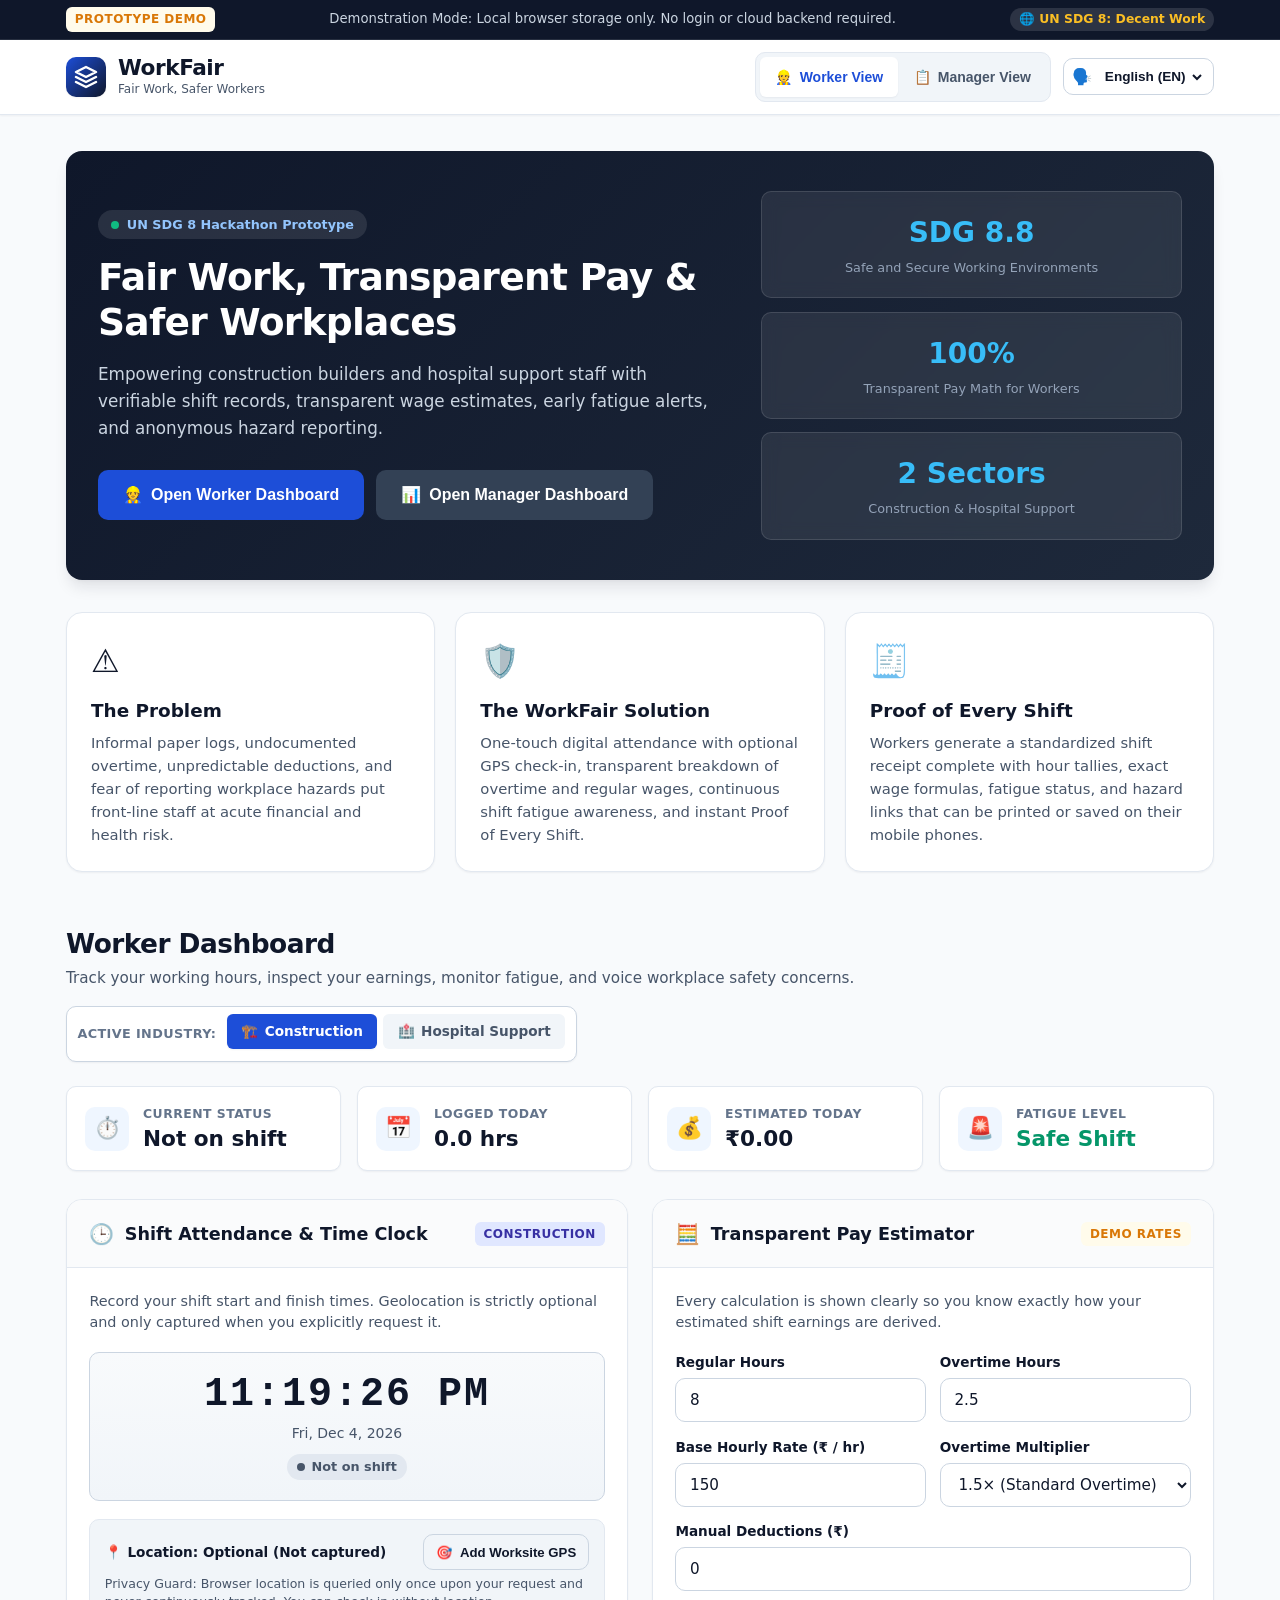
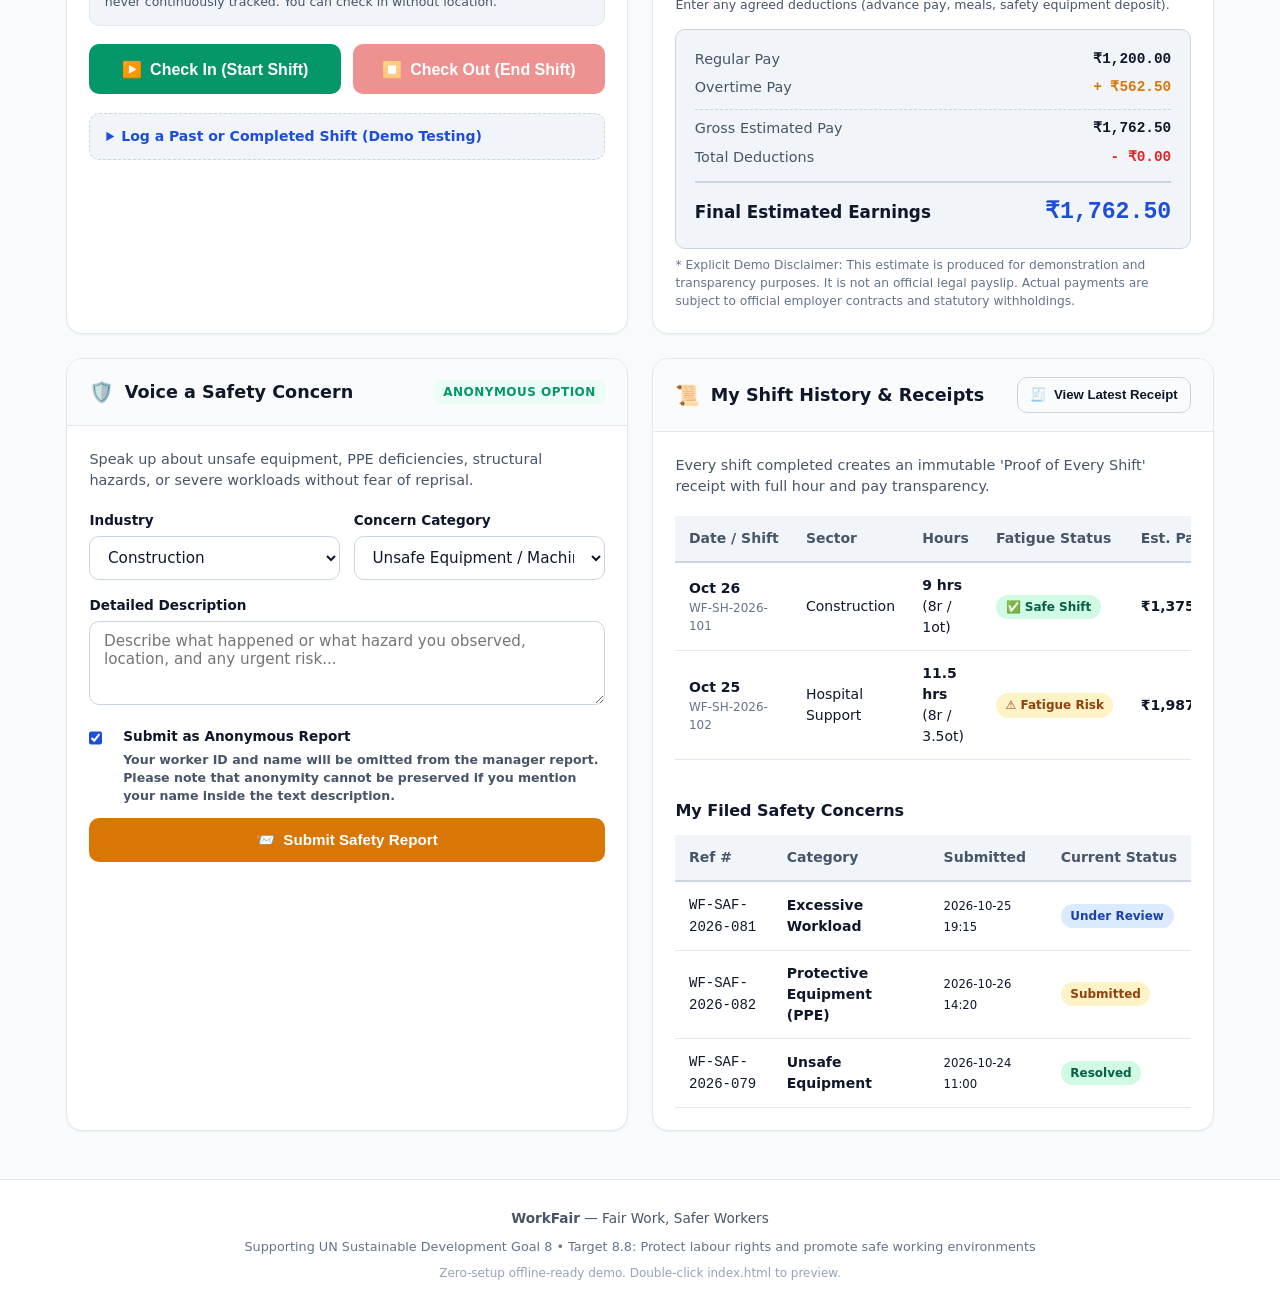
<file: index.html>
<!DOCTYPE html>
<html lang="en">
<head>
  <meta charset="UTF-8">
  <meta name="viewport" content="width=device-width, initial-scale=1.0">
  <meta name="description" content="WorkFair — Fair Work, Safer Workers. A transparent shift tracking, pay estimation, and safety reporting platform for construction and hospital support workers. Aligned with UN SDG 8.">
  <title>WorkFair — Fair Work, Safer Workers | UN SDG 8</title>
  <link rel="stylesheet" href="style.css">
</head>
<body>
  <!-- Top Accessibility Announcement / Demo Banner -->
  <aside class="demo-banner" role="complementary" aria-label="Demo environment notice">
    <div class="container banner-inner">
      <span class="badge badge-accent" data-i18n="demoBadge">PROTOTYPE DEMO</span>
      <span class="banner-text" data-i18n="demoBannerText">
        Demonstration Mode: Local browser storage only. No login or cloud backend required.
      </span>
      <span class="sdg-pill" title="UN Sustainable Development Goal 8">
        <span class="sdg-icon" aria-hidden="true">🌐</span> UN SDG 8: Decent Work
      </span>
    </div>
  </aside>

  <!-- Navigation Bar -->
  <header class="app-header">
    <div class="container header-inner">
      <div class="brand">
        <a href="#landing" class="brand-link" id="brandLogo">
          <div class="brand-icon" aria-hidden="true">
            <svg width="24" height="24" viewBox="0 0 24 24" fill="none" stroke="currentColor" stroke-width="2.5" stroke-linecap="round" stroke-linejoin="round">
              <path d="M12 2L2 7l10 5 10-5-10-5zM2 17l10 5 10-5M2 12l10 5 10-5"/>
            </svg>
          </div>
          <div>
            <span class="brand-name">WorkFair</span>
            <span class="brand-tagline" data-i18n="brandTagline">Fair Work, Safer Workers</span>
          </div>
        </a>
      </div>

      <nav class="nav-controls" aria-label="Primary navigation">
        <!-- View Switcher -->
        <div class="view-switch-group" role="tablist" aria-label="Application View Switcher">
          <button type="button" class="nav-tab active" id="tabWorker" role="tab" aria-selected="true" aria-controls="viewWorker">
            <span class="tab-icon" aria-hidden="true">👷</span>
            <span data-i18n="navWorker">Worker View</span>
          </button>
          <button type="button" class="nav-tab" id="tabManager" role="tab" aria-selected="false" aria-controls="viewManager">
            <span class="tab-icon" aria-hidden="true">📋</span>
            <span data-i18n="navManager">Manager View</span>
          </button>
        </div>

        <!-- Language Selector -->
        <div class="lang-switcher">
          <label for="langSelect" class="sr-only" data-i18n="chooseLanguage">Choose Language</label>
          <span class="lang-icon" aria-hidden="true">🗣️</span>
          <select id="langSelect" class="lang-select" aria-label="Language selection">
            <option value="en">English (EN)</option>
            <option value="ta">தமிழ் (Tamil)</option>
          </select>
        </div>
      </nav>
    </div>
  </header>

  <!-- Main Content Area -->
  <main id="mainContent">

    <!-- HERO / LANDING SECTION -->
    <section id="viewLanding" class="landing-section">
      <div class="container">
        <div class="hero-card">
          <div class="hero-content">
            <div class="hero-badge">
              <span class="pulse-dot"></span>
              <span data-i18n="heroBadge">UN SDG 8 Hackathon Prototype</span>
            </div>
            <h1 class="hero-title" data-i18n="heroTitle">
              Fair Work, Transparent Pay & Safer Workplaces
            </h1>
            <p class="hero-subtitle" data-i18n="heroSubtitle">
              Empowering construction builders and hospital support staff with verifiable shift records, transparent wage estimates, early fatigue alerts, and anonymous hazard reporting.
            </p>

            <div class="hero-cta-group">
              <button type="button" class="btn btn-primary btn-lg" id="btnGetStartedWorker">
                <span aria-hidden="true">👷</span>
                <span data-i18n="ctaOpenWorker">Open Worker Dashboard</span>
              </button>
              <button type="button" class="btn btn-secondary btn-lg" id="btnGetStartedManager">
                <span aria-hidden="true">📊</span>
                <span data-i18n="ctaOpenManager">Open Manager Dashboard</span>
              </button>
            </div>
          </div>

          <div class="hero-stats-panel">
            <h2 class="sr-only">Key Focus Areas</h2>
            <div class="stat-card">
              <div class="stat-number">SDG 8.8</div>
              <div class="stat-label" data-i18n="sdgTarget">Safe and Secure Working Environments</div>
            </div>
            <div class="stat-card">
              <div class="stat-number">100%</div>
              <div class="stat-label" data-i18n="statTransparent">Transparent Pay Math for Workers</div>
            </div>
            <div class="stat-card">
              <div class="stat-number">2 Sectors</div>
              <div class="stat-label" data-i18n="statSectors">Construction & Hospital Support</div>
            </div>
          </div>
        </div>

        <!-- Problem & Solution Cards -->
        <div class="feature-overview-grid">
          <div class="info-card">
            <div class="info-icon" aria-hidden="true">⚠️</div>
            <h3 class="info-title" data-i18n="problemTitle">The Problem</h3>
            <p class="info-text" data-i18n="problemText">
              Informal paper logs, undocumented overtime, unpredictable deductions, and fear of reporting workplace hazards put front-line staff at acute financial and health risk.
            </p>
          </div>
          <div class="info-card">
            <div class="info-icon" aria-hidden="true">🛡️</div>
            <h3 class="info-title" data-i18n="solutionTitle">The WorkFair Solution</h3>
            <p class="info-text" data-i18n="solutionText">
              One-touch digital attendance with optional GPS check-in, transparent breakdown of overtime and regular wages, continuous shift fatigue awareness, and instant Proof of Every Shift.
            </p>
          </div>
          <div class="info-card">
            <div class="info-icon" aria-hidden="true">🧾</div>
            <h3 class="info-title" data-i18n="featureProofTitle">Proof of Every Shift</h3>
            <p class="info-text" data-i18n="featureProofText">
              Workers generate a standardized shift receipt complete with hour tallies, exact wage formulas, fatigue status, and hazard links that can be printed or saved on their mobile phones.
            </p>
          </div>
        </div>
      </div>
    </section>

    <!-- WORKER DASHBOARD VIEW -->
    <section id="viewWorker" class="view-panel active">
      <div class="container">
        <!-- Worker Header & Sector Selector -->
        <div class="panel-header">
          <div>
            <h2 class="panel-title" data-i18n="workerPortalTitle">Worker Dashboard</h2>
            <p class="panel-desc" data-i18n="workerPortalDesc">
              Track your working hours, inspect your earnings, monitor fatigue, and voice workplace safety concerns.
            </p>
          </div>

          <!-- Sector Selector Toggle -->
          <div class="sector-selector-wrapper">
            <span class="selector-label" data-i18n="activeSectorLabel">Active Industry:</span>
            <div class="sector-toggle-group" role="radiogroup" aria-label="Industry Sector Selection">
              <label class="sector-toggle-option">
                <input type="radio" name="workerSector" value="Construction" checked id="radioSectorConstruction">
                <span class="sector-pill">
                  <span aria-hidden="true">🏗️</span>
                  <span data-i18n="sectorConstruction">Construction</span>
                </span>
              </label>
              <label class="sector-toggle-option">
                <input type="radio" name="workerSector" value="Hospital" id="radioSectorHospital">
                <span class="sector-pill">
                  <span aria-hidden="true">🏥</span>
                  <span data-i18n="sectorHospital">Hospital Support</span>
                </span>
              </label>
            </div>
          </div>
        </div>

        <!-- Worker Quick Stat Bar -->
        <div class="worker-overview-grid" aria-label="Worker shift overview">
          <div class="metric-card">
            <div class="metric-icon" aria-hidden="true">⏱️</div>
            <div>
              <div class="metric-label" data-i18n="kpiCurrentShift">Current Status</div>
              <div class="metric-value" id="kpiWorkerShiftStatus">Clocked Out</div>
            </div>
          </div>
          <div class="metric-card">
            <div class="metric-icon" aria-hidden="true">📅</div>
            <div>
              <div class="metric-label" data-i18n="kpiShiftDuration">Logged Today</div>
              <div class="metric-value" id="kpiWorkerLoggedHours">0.0 hrs</div>
            </div>
          </div>
          <div class="metric-card">
            <div class="metric-icon" aria-hidden="true">💰</div>
            <div>
              <div class="metric-label" data-i18n="kpiEstimatedEarnings">Estimated Today</div>
              <div class="metric-value" id="kpiWorkerEstPay">₹0.00</div>
            </div>
          </div>
          <div class="metric-card">
            <div class="metric-icon" aria-hidden="true">🚨</div>
            <div>
              <div class="metric-label" data-i18n="kpiFatigueStatus">Fatigue Level</div>
              <div class="metric-value status-good" id="kpiWorkerFatigueLevel">Safe Shift</div>
            </div>
          </div>
        </div>

        <!-- Worker Action Grid -->
        <div class="dashboard-grid">

          <!-- SECTION A & B: ATTENDANCE & SHIFT TRACKING -->
          <div class="card card-primary-action">
            <div class="card-header">
              <div class="card-title-group">
                <span class="card-icon" aria-hidden="true">🕒</span>
                <h3 class="card-title" id="attendanceCardTitle" data-i18n="attendanceTitle">Shift Attendance & Time Clock</h3>
              </div>
              <span class="badge badge-info" id="attendanceSectorBadge">Construction</span>
            </div>
            <div class="card-body">
              <p class="section-lead" id="attendanceSectorDesc" data-i18n="attendanceDesc">
                Record your shift start and finish times. Geolocation is strictly optional and only captured when you explicitly request it.
              </p>

              <!-- Clock Display -->
              <div class="clock-display-panel" id="clockDisplayPanel">
                <div class="live-clock-time" id="liveClockTime" aria-live="polite">00:00:00</div>
                <div class="live-clock-date" id="liveClockDate">October 27, 2026</div>
                <div class="clock-status-tag status-offline" id="clockStatusTag">
                  <span class="status-indicator"></span>
                  <span id="clockStatusText" data-i18n="statusClockedOut">Not on shift</span>
                </div>
              </div>

              <!-- Live Elapsed Shift Timer (When Active) -->
              <div class="active-shift-timer hidden" id="activeShiftTimerBox">
                <div class="timer-headline">
                  <span data-i18n="activeShiftElapsed">Shift Duration:</span>
                  <strong class="timer-digits" id="activeShiftElapsedDigits">00:00:00</strong>
                </div>
                <div class="timer-start-meta" id="activeShiftStartTimeMeta">Started at: --:--</div>
              </div>

              <!-- Geolocation Permission & Capture Notice (Strictly Optional) -->
              <div class="geo-control-box">
                <div class="geo-status-row">
                  <div class="geo-status-text">
                    <span class="geo-icon" aria-hidden="true">📍</span>
                    <span id="geoStatusText" data-i18n="geoNotCaptured">Location: Optional (Not captured)</span>
                  </div>
                  <button type="button" class="btn btn-outline btn-sm" id="btnRequestLocation">
                    <span aria-hidden="true">🎯</span>
                    <span data-i18n="btnAddLocation">Add Worksite GPS</span>
                  </button>
                </div>
                <div class="form-help" data-i18n="geoPrivacyNotice">
                  Privacy Guard: Browser location is queried only once upon your request and never continuously tracked. You can check in without location.
                </div>
              </div>

              <!-- Attendance Action Buttons -->
              <div class="action-btn-row">
                <button type="button" class="btn btn-success btn-lg flex-1" id="btnClockIn">
                  <span aria-hidden="true">▶️</span>
                  <span data-i18n="btnCheckIn">Check In (Start Shift)</span>
                </button>
                <button type="button" class="btn btn-danger btn-lg flex-1" id="btnClockOut" disabled>
                  <span aria-hidden="true">⏹️</span>
                  <span data-i18n="btnCheckOut">Check Out (End Shift)</span>
                </button>
              </div>

              <!-- Manual / Simulated Shift Logger (For Quick Demo & Testing) -->
              <details class="demo-expander" id="manualShiftDetails">
                <summary data-i18n="demoShiftSummary">Log a Past or Completed Shift (Demo Testing)</summary>
                <form id="formManualShift" class="manual-shift-form">
                  <div class="form-row">
                    <div class="form-group flex-1">
                      <label for="manualStartTime" data-i18n="lblStartTime">Start Time</label>
                      <input type="datetime-local" id="manualStartTime" required class="form-input">
                    </div>
                    <div class="form-group flex-1">
                      <label for="manualEndTime" data-i18n="lblEndTime">End Time</label>
                      <input type="datetime-local" id="manualEndTime" required class="form-input">
                    </div>
                  </div>
                  <div class="form-group">
                    <label for="manualWorkerNotes" data-i18n="lblShiftNotes">Shift Notes (Optional)</label>
                    <input type="text" id="manualWorkerNotes" placeholder="e.g. Scaffolding Phase 2, ICU Floor Support" class="form-input">
                  </div>
                  <button type="submit" class="btn btn-secondary btn-sm" id="btnSaveManualShift">
                    <span data-i18n="btnRecordShift">Record Completed Shift</span>
                  </button>
                </form>
              </details>

              <!-- Fatigue Advisory Banner (Hospital / Extended Shift Warning) -->
              <div class="fatigue-banner hidden" id="workerFatigueBanner" role="alert">
                <div class="fatigue-icon" aria-hidden="true">⚠️</div>
                <div class="fatigue-content">
                  <h4 class="fatigue-title" id="fatigueTitleText" data-i18n="fatigueWarningTitle">Fatigue Alert: Long Shift Detected</h4>
                  <p class="fatigue-message" id="fatigueMessageText" data-i18n="fatigueWarningBody">
                    This shift exceeds the demonstration fatigue threshold (10 hours). Prolonged shifts without adequate rest intervals increase risk of workplace injury and cognitive exhaustion.
                  </p>
                  <p class="disclaimer-small" data-i18n="fatigueDisclaimer">
                    Note: This warning is an automated shift awareness guideline, not a medical diagnosis or hospital employment policy.
                  </p>
                </div>
              </div>

            </div>
          </div>

          <!-- SECTION C: TRANSPARENT PAY ESTIMATOR -->
          <div class="card">
            <div class="card-header">
              <div class="card-title-group">
                <span class="card-icon" aria-hidden="true">🧮</span>
                <h3 class="card-title" data-i18n="payEstimatorTitle">Transparent Pay Estimator</h3>
              </div>
              <span class="badge badge-accent" data-i18n="demoRatesBadge">Demo Rates</span>
            </div>
            <div class="card-body">
              <p class="section-lead" data-i18n="payEstimatorDesc">
                Every calculation is shown clearly so you know exactly how your estimated shift earnings are derived.
              </p>

              <form id="payEstimatorForm" class="calculator-form">
                <div class="form-row">
                  <div class="form-group flex-1">
                    <label for="calcRegularHours" data-i18n="lblRegularHours">Regular Hours</label>
                    <input type="number" id="calcRegularHours" min="0" max="24" step="0.25" value="8" class="form-input">
                  </div>
                  <div class="form-group flex-1">
                    <label for="calcOvertimeHours" data-i18n="lblOvertimeHours">Overtime Hours</label>
                    <input type="number" id="calcOvertimeHours" min="0" max="24" step="0.25" value="2.5" class="form-input">
                  </div>
                </div>

                <div class="form-row">
                  <div class="form-group flex-1">
                    <label for="calcHourlyRate" data-i18n="lblHourlyRate">Base Hourly Rate (₹ / hr)</label>
                    <input type="number" id="calcHourlyRate" min="1" step="1" value="150" class="form-input">
                  </div>
                  <div class="form-group flex-1">
                    <label for="calcOtMultiplier" data-i18n="lblOtMultiplier">Overtime Multiplier</label>
                    <select id="calcOtMultiplier" class="form-select">
                      <option value="1.5">1.5× (Standard Overtime)</option>
                      <option value="2.0">2.0× (Double Time / Night / Weekend)</option>
                      <option value="1.25">1.25× (Partial Overtime)</option>
                    </select>
                  </div>
                </div>

                <div class="form-group">
                  <label for="calcDeductions" data-i18n="lblDeductions">Manual Deductions (₹)</label>
                  <input type="number" id="calcDeductions" min="0" step="1" value="0" placeholder="e.g. Uniform deposit, meal allowance deduction" class="form-input">
                  <div class="form-help" data-i18n="deductionsHelp">Enter any agreed deductions (advance pay, meals, safety equipment deposit).</div>
                </div>

                <!-- Live Mathematical Breakdown Table -->
                <div class="calc-breakdown-card" aria-live="polite">
                  <div class="breakdown-row">
                    <span class="breakdown-label" data-i18n="calcRegularLine">Regular Pay (<span id="calcRegularHoursDisplay">8</span> hrs × ₹<span id="calcRegularRateDisplay">150</span>)</span>
                    <strong class="breakdown-value" id="calcRegularAmount">₹1,200.00</strong>
                  </div>
                  <div class="breakdown-row">
                    <span class="breakdown-label" data-i18n="calcOvertimeLine">Overtime Pay (<span id="calcOtHoursDisplay">2.5</span> hrs × ₹<span id="calcOtRateDisplay">225</span>)</span>
                    <strong class="breakdown-value text-accent" id="calcOvertimeAmount">₹562.50</strong>
                  </div>
                  <div class="breakdown-row subtotal-row">
                    <span class="breakdown-label" data-i18n="calcGrossPay">Gross Estimated Pay</span>
                    <strong class="breakdown-value" id="calcGrossAmount">₹1,762.50</strong>
                  </div>
                  <div class="breakdown-row deduction-row">
                    <span class="breakdown-label" data-i18n="calcDeductionLine">Total Deductions</span>
                    <strong class="breakdown-value text-danger" id="calcDeductionsAmount">- ₹0.00</strong>
                  </div>
                  <hr class="breakdown-divider">
                  <div class="breakdown-row total-row">
                    <span class="breakdown-label-lg" data-i18n="calcNetEstimate">Final Estimated Earnings</span>
                    <span class="breakdown-value-lg" id="calcNetAmount">₹1,762.50</span>
                  </div>
                </div>

                <p class="disclaimer-small" data-i18n="payDisclaimer">
                  * Explicit Demo Disclaimer: This estimate is produced for demonstration and transparency purposes. It is not an official legal payslip. Actual payments are subject to official employer contracts and statutory withholdings.
                </p>
              </form>
            </div>
          </div>

          <!-- SECTION D: WORKPLACE SAFETY & HAZARD REPORTING -->
          <div class="card">
            <div class="card-header">
              <div class="card-title-group">
                <span class="card-icon" aria-hidden="true">🛡️</span>
                <h3 class="card-title" data-i18n="safetyTitle">Voice a Safety Concern</h3>
              </div>
              <span class="badge badge-success" data-i18n="badgeAnonymousOpt">Anonymous Option</span>
            </div>
            <div class="card-body">
              <p class="section-lead" data-i18n="safetyDesc">
                Speak up about unsafe equipment, PPE deficiencies, structural hazards, or severe workloads without fear of reprisal.
              </p>

              <form id="formSafetyReport" class="safety-form">
                <div class="form-row">
                  <div class="form-group flex-1">
                    <label for="safetyIndustry" data-i18n="lblSafetyIndustry">Industry</label>
                    <select id="safetyIndustry" class="form-select" required>
                      <option value="Construction">Construction</option>
                      <option value="Hospital">Hospital Management</option>
                    </select>
                  </div>
                  <div class="form-group flex-1">
                    <label for="safetyCategory" data-i18n="lblSafetyCategory">Concern Category</label>
                    <select id="safetyCategory" class="form-select" required>
                      <option value="Unsafe Equipment">Unsafe Equipment / Machinery</option>
                      <option value="Protective Equipment (PPE)">Missing / Damaged PPE</option>
                      <option value="Workplace Hazards">Physical / Environmental Hazards</option>
                      <option value="Excessive Workload">Excessive Hours / Chronic Fatigue</option>
                      <option value="Other Safety Issue">Other Workplace Concern</option>
                    </select>
                  </div>
                </div>

                <div class="form-group">
                  <label for="safetyDescription" data-i18n="lblSafetyDesc">Detailed Description</label>
                  <textarea id="safetyDescription" rows="3" required placeholder="Describe what happened or what hazard you observed, location, and any urgent risk..." class="form-textarea"></textarea>
                </div>

                <!-- Anonymous Toggle -->
                <div class="checkbox-container">
                  <label class="checkbox-label">
                    <input type="checkbox" id="safetyIsAnonymous" checked>
                    <span class="checkbox-custom"></span>
                    <span class="checkbox-text">
                      <strong data-i18n="lblReportAnonymous">Submit as Anonymous Report</strong>
                      <span class="form-help" data-i18n="anonymousHelp">
                        Your worker ID and name will be omitted from the manager report. Please note that anonymity cannot be preserved if you mention your name inside the text description.
                      </span>
                    </span>
                  </label>
                </div>

                <div class="form-group" id="workerIdGroup" style="display: none;">
                  <label for="safetyWorkerId" data-i18n="lblOptionalWorkerId">Your Worker ID (Optional)</label>
                  <input type="text" id="safetyWorkerId" placeholder="e.g. WF-CON-042" class="form-input">
                </div>

                <button type="submit" class="btn btn-warning btn-block" id="btnSubmitSafetyReport">
                  <span aria-hidden="true">📨</span>
                  <span data-i18n="btnSubmitReport">Submit Safety Report</span>
                </button>
              </form>

              <!-- Safety Submission Confirmation Notification -->
              <div class="confirmation-box hidden" id="safetyConfirmationBox" role="status">
                <div class="confirmation-header">
                  <span class="conf-icon">✅</span>
                  <h4 data-i18n="safetySuccessTitle">Safety Report Filed Successfully</h4>
                </div>
                <p data-i18n="safetySuccessBody">
                  Your concern has been registered and is now visible on the safety log.
                </p>
                <div class="conf-ref">
                  <span data-i18n="lblRefNumber">Reference No:</span>
                  <strong id="safetySuccessRef" class="ref-badge">WF-SAF-XXXX</strong>
                </div>
              </div>
            </div>
          </div>

          <!-- SECTION E: SHIFT HISTORY & PROOF OF EVERY SHIFT -->
          <div class="card">
            <div class="card-header">
              <div class="card-title-group">
                <span class="card-icon" aria-hidden="true">📜</span>
                <h3 class="card-title" data-i18n="recentShiftsTitle">My Shift History & Receipts</h3>
              </div>
              <button type="button" class="btn btn-outline btn-sm" id="btnGenerateLastReceipt">
                <span aria-hidden="true">🧾</span>
                <span data-i18n="btnLatestReceipt">View Latest Receipt</span>
              </button>
            </div>
            <div class="card-body">
              <p class="section-lead" data-i18n="recentShiftsDesc">
                Every shift completed creates an immutable "Proof of Every Shift" receipt with full hour and pay transparency.
              </p>

              <div class="table-responsive">
                <table class="data-table" id="workerShiftsTable">
                  <thead>
                    <tr>
                      <th data-i18n="colDate">Date / Shift</th>
                      <th data-i18n="colSector">Sector</th>
                      <th data-i18n="colHours">Hours</th>
                      <th data-i18n="colFatigue">Fatigue Status</th>
                      <th data-i18n="colEstimated">Est. Pay</th>
                      <th data-i18n="colReceipt">Receipt</th>
                    </tr>
                  </thead>
                  <tbody id="workerShiftsTableBody">
                    <!-- Populated dynamically by script.js -->
                  </tbody>
                </table>
              </div>

              <!-- Worker Safety Reports Status Table -->
              <div class="worker-safety-subpanel">
                <h4 class="subpanel-title" data-i18n="mySafetyReportsTitle">My Filed Safety Concerns</h4>
                <div class="table-responsive">
                  <table class="data-table" id="workerSafetyTable">
                    <thead>
                      <tr>
                        <th data-i18n="colRefId">Ref #</th>
                        <th data-i18n="colCategory">Category</th>
                        <th data-i18n="colSubmitted">Submitted</th>
                        <th data-i18n="colStatus">Current Status</th>
                      </tr>
                    </thead>
                    <tbody id="workerSafetyTableBody">
                      <!-- Populated dynamically by script.js -->
                    </tbody>
                  </table>
                </div>
              </div>

            </div>
          </div>

        </div><!-- /dashboard-grid -->
      </div>
    </section>

    <!-- MANAGER DASHBOARD VIEW -->
    <section id="viewManager" class="view-panel">
      <div class="container">
        <!-- Manager Header -->
        <div class="panel-header">
          <div>
            <div class="flex-align-center gap-2">
              <h2 class="panel-title" data-i18n="managerPortalTitle">Manager Oversight Dashboard</h2>
              <span class="badge badge-primary" data-i18n="badgeSupervisor">Site Supervisor / Hospital Admin</span>
            </div>
            <p class="panel-desc" data-i18n="managerPortalDesc">
              Real-time audit of recorded shifts, fatigue risks, overtime hours, and worker safety submissions.
            </p>
          </div>

          <!-- Industry Filter -->
          <div class="filter-group">
            <label for="managerSectorFilter" class="filter-label" data-i18n="lblFilterIndustry">Filter Industry:</label>
            <select id="managerSectorFilter" class="form-select">
              <option value="ALL" data-i18n="optAllSectors">All Industries</option>
              <option value="Construction" data-i18n="sectorConstruction">Construction</option>
              <option value="Hospital" data-i18n="sectorHospital">Hospital Support</option>
            </select>
          </div>
        </div>

        <!-- Manager KPI Summary Cards -->
        <div class="manager-kpi-grid" aria-label="Manager KPI Summary">
          <div class="metric-card">
            <div class="metric-icon bg-blue" aria-hidden="true">👥</div>
            <div>
              <div class="metric-label" data-i18n="kpiTotalShifts">Recorded Shifts</div>
              <div class="metric-value" id="kpiMgrTotalShifts">0</div>
            </div>
          </div>
          <div class="metric-card">
            <div class="metric-icon bg-green" aria-hidden="true">⏱️</div>
            <div>
              <div class="metric-label" data-i18n="kpiTotalHours">Total Work Hours</div>
              <div class="metric-value" id="kpiMgrTotalHours">0.0 hrs</div>
            </div>
          </div>
          <div class="metric-card">
            <div class="metric-icon bg-amber" aria-hidden="true">⚠️</div>
            <div>
              <div class="metric-label" data-i18n="kpiFatigueAlerts">Fatigue Warnings</div>
              <div class="metric-value" id="kpiMgrFatigueAlerts">0</div>
            </div>
          </div>
          <div class="metric-card">
            <div class="metric-icon bg-red" aria-hidden="true">🛡️</div>
            <div>
              <div class="metric-label" data-i18n="kpiPendingSafety">Pending Safety Reports</div>
              <div class="metric-value" id="kpiMgrPendingSafety">0</div>
            </div>
          </div>
        </div>

        <!-- Manager Content Panels -->
        <div class="manager-grid">

          <!-- Shift Audit Table -->
          <div class="card">
            <div class="card-header">
              <div class="card-title-group">
                <span class="card-icon" aria-hidden="true">📋</span>
                <h3 class="card-title" data-i18n="mgrShiftsTitle">Shift Records & Overtime Log</h3>
              </div>
              <div class="live-pulse-badge">
                <span class="pulse-dot"></span>
                <span data-i18n="badgeSessionSync">Session Synced</span>
              </div>
            </div>
            <div class="card-body">
              <div class="table-responsive">
                <table class="data-table" id="mgrShiftsTable">
                  <thead>
                    <tr>
                      <th data-i18n="colShiftId">Shift ID</th>
                      <th data-i18n="colWorkerRef">Worker Ref</th>
                      <th data-i18n="colSector">Sector</th>
                      <th data-i18n="colStartEnd">Start & End</th>
                      <th data-i18n="colDuration">Total Hours</th>
                      <th data-i18n="colOt">Overtime</th>
                      <th data-i18n="colAlerts">Fatigue Alert</th>
                      <th data-i18n="colAction">Action</th>
                    </tr>
                  </thead>
                  <tbody id="mgrShiftsTableBody">
                    <!-- Populated dynamically by script.js -->
                  </tbody>
                </table>
              </div>
            </div>
          </div>

          <!-- Safety Concern Review & Status Management -->
          <div class="card">
            <div class="card-header">
              <div class="card-title-group">
                <span class="card-icon" aria-hidden="true">🚨</span>
                <h3 class="card-title" data-i18n="mgrSafetyTitle">Workplace Safety Triage</h3>
              </div>
              <span class="badge badge-warning" id="mgrUnresolvedCountBadge">0 Needs Attention</span>
            </div>
            <div class="card-body">
              <p class="section-lead" data-i18n="mgrSafetyDesc">
                Review submitted worker concerns and update their progress. Anonymous submitters are strictly protected.
              </p>

              <div class="table-responsive">
                <table class="data-table" id="mgrSafetyTable">
                  <thead>
                    <tr>
                      <th data-i18n="colRefId">Ref #</th>
                      <th data-i18n="colSector">Industry</th>
                      <th data-i18n="colCategory">Category</th>
                      <th data-i18n="colDescription">Description</th>
                      <th data-i18n="colReporter">Reporter</th>
                      <th data-i18n="colStatus">Status</th>
                      <th data-i18n="colUpdateStatus">Update Status</th>
                    </tr>
                  </thead>
                  <tbody id="mgrSafetyTableBody">
                    <!-- Populated dynamically by script.js -->
                  </tbody>
                </table>
              </div>
            </div>
          </div>

        </div><!-- /manager-grid -->

        <!-- Reset / Seed Demo Data Utility Bar -->
        <div class="demo-reset-bar">
          <div class="demo-reset-info">
            <span aria-hidden="true">🔄</span>
            <span data-i18n="demoResetNotice">Need fresh demonstration records for your presentation?</span>
          </div>
          <button type="button" class="btn btn-outline btn-sm" id="btnResetDemoData">
            <span data-i18n="btnReloadDemo">Reset to Default Demo Data</span>
          </button>
        </div>

      </div>
    </section>

  </main>

  <!-- SIGNATURE FEATURE: PROOF OF EVERY SHIFT (SHIFT RECEIPT MODAL) -->
  <div class="modal-overlay hidden" id="receiptModal" role="dialog" aria-modal="true" aria-labelledby="receiptModalTitle">
    <div class="modal-container receipt-modal">
      <div class="modal-header">
        <div class="modal-header-branding">
          <span class="receipt-header-icon" aria-hidden="true">🧾</span>
          <div>
            <h3 class="modal-title" id="receiptModalTitle" data-i18n="receiptTitle">Proof of Every Shift — Shift Receipt</h3>
            <span class="modal-subtitle" data-i18n="receiptSubtitle">WorkFair Verifiable Shift & Transparent Earnings Record</span>
          </div>
        </div>
        <button type="button" class="btn-close" id="btnCloseReceiptModal" aria-label="Close receipt modal">&times;</button>
      </div>

      <div class="modal-body printable-receipt" id="printableReceiptArea">
        <!-- Watermark / Header -->
        <div class="receipt-doc-header">
          <div class="receipt-brand-row">
            <div class="receipt-logo">
              <svg width="28" height="28" viewBox="0 0 24 24" fill="none" stroke="currentColor" stroke-width="2.5" stroke-linecap="round" stroke-linejoin="round">
                <path d="M12 2L2 7l10 5 10-5-10-5zM2 17l10 5 10-5M2 12l10 5 10-5"/>
              </svg>
              <span>WorkFair</span>
            </div>
            <div class="receipt-sdg-tag">UN SDG 8: Decent Work</div>
          </div>

          <div class="receipt-meta-grid">
            <div class="meta-item">
              <span class="meta-label" data-i18n="lblReceiptId">Receipt Ref:</span>
              <strong class="meta-val" id="recShiftId">WF-SH-2026-001</strong>
            </div>
            <div class="meta-item">
              <span class="meta-label" data-i18n="lblDateIssued">Date Issued:</span>
              <span class="meta-val" id="recDateIssued">2026-10-27</span>
            </div>
            <div class="meta-item">
              <span class="meta-label" data-i18n="lblWorkerRef">Worker Ref:</span>
              <span class="meta-val" id="recWorkerRef">Demo Worker (W-8491)</span>
            </div>
            <div class="meta-item">
              <span class="meta-label" data-i18n="lblIndustrySector">Industry / Role:</span>
              <span class="meta-val" id="recSector">Construction (Scaffolding)</span>
            </div>
          </div>
        </div>

        <!-- Shift Duration Timeline -->
        <div class="receipt-section">
          <h4 class="receipt-section-title" data-i18n="recShiftDetails">Shift Working Hours</h4>
          <div class="timeline-box">
            <div class="timeline-step">
              <span class="timeline-label" data-i18n="lblStartTime">Check-in Time</span>
              <strong class="timeline-time" id="recStartTime">08:00 AM</strong>
              <span class="timeline-geo" id="recStartGeo">📍 Worksite Verified</span>
            </div>
            <div class="timeline-arrow" aria-hidden="true">➔</div>
            <div class="timeline-step">
              <span class="timeline-label" data-i18n="lblEndTime">Check-out Time</span>
              <strong class="timeline-time" id="recEndTime">06:30 PM</strong>
              <span class="timeline-geo" id="recEndGeo">📍 Normal Exit</span>
            </div>
          </div>

          <div class="hours-summary-row">
            <div class="hour-chip">
              <span data-i18n="lblTotalRecordedHours">Total Recorded:</span>
              <strong id="recTotalHours">10.5 hrs</strong>
            </div>
            <div class="hour-chip">
              <span data-i18n="lblRegularHours">Regular:</span>
              <strong id="recRegularHours">8.0 hrs</strong>
            </div>
            <div class="hour-chip highlight-chip">
              <span data-i18n="lblOvertimeHours">Overtime:</span>
              <strong id="recOvertimeHours">2.5 hrs</strong>
            </div>
          </div>
        </div>

        <!-- Transparent Pay Math Breakdown -->
        <div class="receipt-section">
          <h4 class="receipt-section-title" data-i18n="recPayMathTitle">Transparent Pay Calculation</h4>
          <table class="receipt-pay-table">
            <tbody>
              <tr>
                <td>
                  <span data-i18n="recRegularPayDesc">Regular Hours Base Pay</span>
                  <div class="calc-subtext" id="recRegularMathSub">8.0 hrs @ ₹150.00/hr</div>
                </td>
                <td class="text-right" id="recRegularPayAmount">₹1,200.00</td>
              </tr>
              <tr>
                <td>
                  <span data-i18n="recOvertimePayDesc">Overtime Shift Premium</span>
                  <div class="calc-subtext" id="recOvertimeMathSub">2.5 hrs @ 1.5× (₹225.00/hr)</div>
                </td>
                <td class="text-right text-accent" id="recOvertimePayAmount">+ ₹562.50</td>
              </tr>
              <tr>
                <td>
                  <span data-i18n="recDeductionsDesc">Recorded Shift Deductions</span>
                  <div class="calc-subtext" id="recDeductionsMathSub">Agreed deductions (None)</div>
                </td>
                <td class="text-right text-danger" id="recDeductionsAmount">- ₹0.00</td>
              </tr>
              <tr class="receipt-total-row">
                <td>
                  <strong data-i18n="recNetEstimatedPay">Estimated Total Earned for Shift</strong>
                </td>
                <td class="text-right">
                  <strong class="receipt-total-amount" id="recNetTotalAmount">₹1,762.50</strong>
                </td>
              </tr>
            </tbody>
          </table>
        </div>

        <!-- Fatigue Status & Safety Report Links -->
        <div class="receipt-section">
          <h4 class="receipt-section-title" data-i18n="recSafetyFatigueTitle">Worker Safety & Fatigue Record</h4>
          <div class="receipt-status-grid">
            <div class="receipt-alert-box" id="recFatigueBox">
              <span class="alert-icon" aria-hidden="true">⚠️</span>
              <div>
                <strong class="alert-label" id="recFatigueLabel" data-i18n="recFatigueWarningTitle">Fatigue Advisory Triggered</strong>
                <p class="alert-text" id="recFatigueText" data-i18n="recFatigueWarningMsg">
                  Shift duration (10.5 hrs) exceeded standard threshold. Worker rest is recommended.
                </p>
              </div>
            </div>

            <div class="receipt-alert-box" id="recSafetyBox">
              <span class="alert-icon" aria-hidden="true">🛡️</span>
              <div>
                <strong class="alert-label" data-i18n="recSafetyConcernTitle">Associated Safety Reports</strong>
                <p class="alert-text" id="recSafetyText" data-i18n="recNoSafetyFiled">
                  No critical safety hazards logged during this shift window.
                </p>
              </div>
            </div>
          </div>
        </div>

        <!-- Legal & Educational Disclaimer -->
        <div class="receipt-footer-disclaimer">
          <p data-i18n="recLegalDisclaimer">
            <strong>Notice:</strong> This Shift Receipt is a transparent digital record and pay calculation estimate provided to support worker awareness under UN SDG 8. It does not replace an official payslip or legal tax certificate.
          </p>
          <div class="verification-hash">
            <span>Verification Token:</span>
            <code id="recHashToken">WF-VRF-9B82-4E11-2026</code>
          </div>
        </div>
      </div>

      <div class="modal-footer">
        <button type="button" class="btn btn-outline" id="btnDismissReceipt" data-i18n="btnClose">Close</button>
        <button type="button" class="btn btn-primary" id="btnPrintReceipt">
          <span aria-hidden="true">🖨️</span>
          <span data-i18n="btnPrintReceipt">Print Shift Receipt / Save PDF</span>
        </button>
      </div>
    </div>
  </div>

  <!-- Toast Notification System -->
  <div id="toastContainer" class="toast-container" aria-live="polite" aria-atomic="true"></div>

  <!-- Footer -->
  <footer class="app-footer">
    <div class="container footer-inner">
      <div class="footer-brand">
        <strong>WorkFair</strong> — <span data-i18n="brandTagline">Fair Work, Safer Workers</span>
      </div>
      <div class="footer-sdg">
        <span>Supporting UN Sustainable Development Goal 8</span> • <span>Target 8.8: Protect labour rights and promote safe working environments</span>
      </div>
      <div class="footer-meta">
        <span data-i18n="footerDemoNotice">Zero-setup offline-ready demo. Double-click index.html to preview.</span>
      </div>
    </div>
  </footer>

  <script src="script.js"></script>
</body>
</html>
</file>
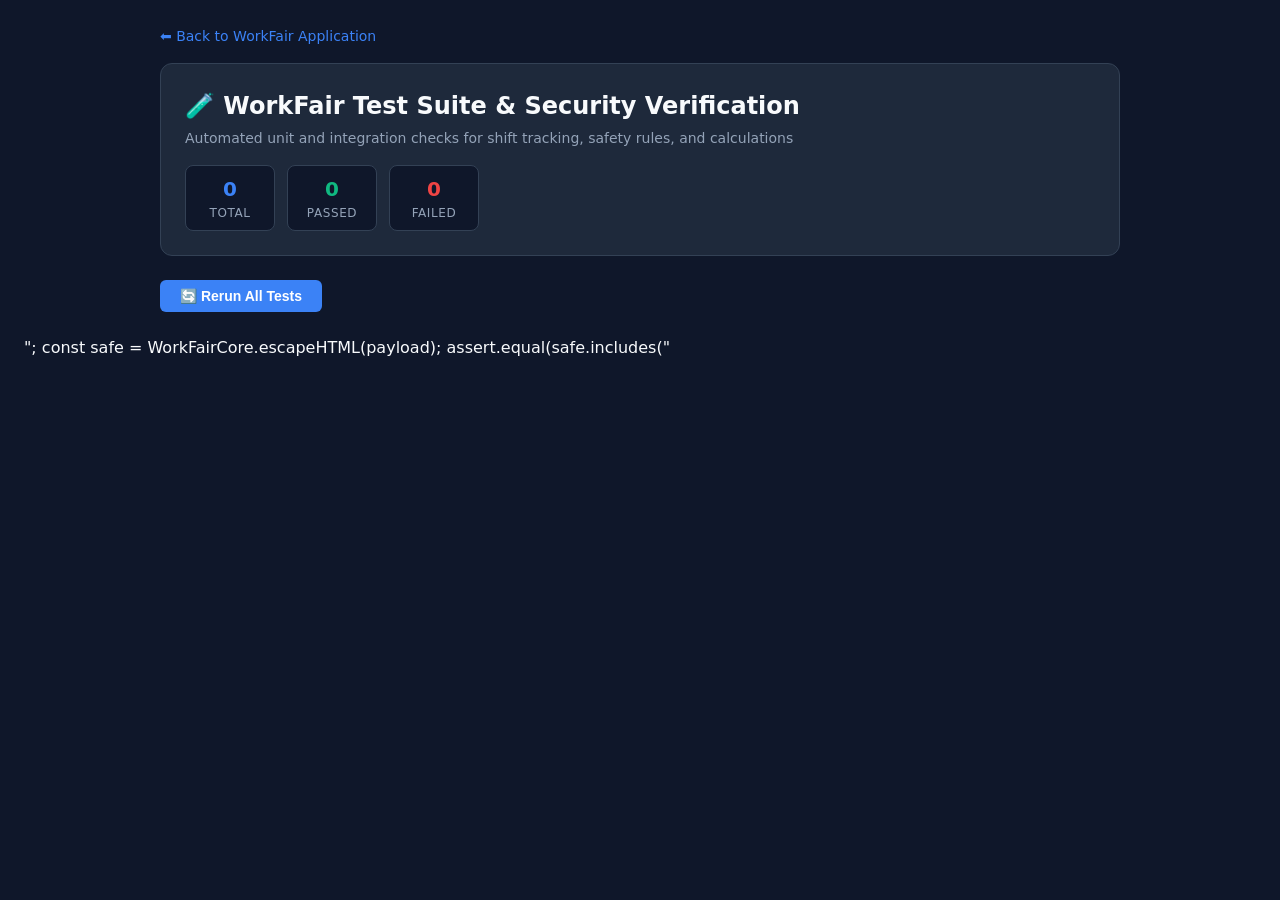
<file: test.html>
<!DOCTYPE html>
<html lang="en">
<head>
  <meta charset="UTF-8">
  <meta name="viewport" content="width=device-width, initial-scale=1.0">
  <title>WorkFair — Automated Test Suite & Verification Runner</title>
  <style>
    :root {
      --bg: #0f172a;
      --card-bg: #1e293b;
      --text: #f8fafc;
      --text-muted: #94a3b8;
      --border: #334155;
      --success: #10b981;
      --success-bg: rgba(16, 185, 129, 0.15);
      --danger: #ef4444;
      --danger-bg: rgba(239, 68, 68, 0.15);
      --warning: #f59e0b;
      --info: #3b82f6;
    }
    * { box-sizing: border-box; margin: 0; padding: 0; }
    body {
      font-family: system-ui, -apple-system, BlinkMacSystemFont, "Segoe UI", Roboto, sans-serif;
      background-color: var(--bg);
      color: var(--text);
      padding: 1.5rem;
      line-height: 1.5;
    }
    .container {
      max-width: 960px;
      margin: 0 auto;
    }
    header {
      background: var(--card-bg);
      border: 1px solid var(--border);
      border-radius: 12px;
      padding: 1.5rem;
      margin-bottom: 1.5rem;
      display: flex;
      flex-wrap: wrap;
      justify-content: space-between;
      align-items: center;
      gap: 1rem;
    }
    h1 {
      font-size: 1.5rem;
      display: flex;
      align-items: center;
      gap: 0.5rem;
    }
    .subtitle {
      color: var(--text-muted);
      font-size: 0.875rem;
      margin-top: 0.25rem;
    }
    .summary-bar {
      display: flex;
      gap: 0.75rem;
      flex-wrap: wrap;
    }
    .metric {
      background: #0f172a;
      border: 1px solid var(--border);
      border-radius: 8px;
      padding: 0.5rem 1rem;
      text-align: center;
      min-width: 90px;
    }
    .metric-val {
      font-size: 1.25rem;
      font-weight: 700;
    }
    .metric-val.green { color: var(--success); }
    .metric-val.red { color: var(--danger); }
    .metric-val.blue { color: var(--info); }
    .metric-lbl {
      font-size: 0.75rem;
      color: var(--text-muted);
      text-transform: uppercase;
      letter-spacing: 0.05em;
    }
    .controls {
      margin-bottom: 1.5rem;
      display: flex;
      gap: 0.75rem;
      align-items: center;
    }
    button {
      background: var(--info);
      color: #fff;
      border: none;
      padding: 0.5rem 1.25rem;
      border-radius: 6px;
      font-weight: 600;
      cursor: pointer;
      font-size: 0.875rem;
      transition: opacity 0.2s;
    }
    button:hover { opacity: 0.9; }
    .suite-card {
      background: var(--card-bg);
      border: 1px solid var(--border);
      border-radius: 10px;
      margin-bottom: 1.25rem;
      overflow: hidden;
    }
    .suite-header {
      padding: 0.85rem 1.25rem;
      background: rgba(255, 255, 255, 0.03);
      border-bottom: 1px solid var(--border);
      display: flex;
      justify-content: space-between;
      align-items: center;
    }
    .suite-title {
      font-size: 1rem;
      font-weight: 600;
      display: flex;
      align-items: center;
      gap: 0.5rem;
    }
    .test-list {
      list-style: none;
    }
    .test-item {
      padding: 0.75rem 1.25rem;
      border-bottom: 1px solid rgba(255, 255, 255, 0.05);
      display: flex;
      justify-content: space-between;
      align-items: center;
      font-size: 0.875rem;
    }
    .test-item:last-child { border-bottom: none; }
    .test-name {
      display: flex;
      align-items: center;
      gap: 0.5rem;
      word-break: break-word;
    }
    .badge {
      padding: 0.2rem 0.5rem;
      border-radius: 4px;
      font-size: 0.75rem;
      font-weight: 700;
      letter-spacing: 0.05em;
    }
    .badge-pass { background: var(--success-bg); color: var(--success); }
    .badge-fail { background: var(--danger-bg); color: var(--danger); }
    .test-error {
      background: rgba(239, 68, 68, 0.1);
      color: #fca5a5;
      padding: 0.5rem;
      border-radius: 4px;
      margin-top: 0.5rem;
      font-family: monospace;
      font-size: 0.75rem;
    }
    .nav-back {
      color: var(--info);
      text-decoration: none;
      font-size: 0.875rem;
      display: inline-flex;
      align-items: center;
      gap: 0.35rem;
      margin-bottom: 1rem;
    }
    .nav-back:hover { text-decoration: underline; }
  </style>
</head>
<body>
  <div class="container">
    <a href="index.html" class="nav-back">⬅ Back to WorkFair Application</a>
    
    <header>
      <div>
        <h1>🧪 WorkFair Test Suite & Security Verification</h1>
        <div class="subtitle">Automated unit and integration checks for shift tracking, safety rules, and calculations</div>
      </div>
      <div class="summary-bar">
        <div class="metric">
          <div class="metric-val blue" id="metricTotal">0</div>
          <div class="metric-lbl">Total</div>
        </div>
        <div class="metric">
          <div class="metric-val green" id="metricPassed">0</div>
          <div class="metric-lbl">Passed</div>
        </div>
        <div class="metric">
          <div class="metric-val red" id="metricFailed">0</div>
          <div class="metric-lbl">Failed</div>
        </div>
      </div>
    </header>

    <div class="controls">
      <button type="button" id="btnRerun" onclick="runAllTests()">🔄 Rerun All Tests</button>
      <span id="testDuration" style="font-size:0.825rem; color:var(--text-muted)"></span>
    </div>

    <div id="testOutput"></div>
  </div>

  <!-- Load WorkFair Script if available -->
  <script src="script.js"></script>

  <script>
    // Robust Core Engine Resolution (Uses window.WorkFairCore from script.js, with embedded self-contained fallback)
    const WorkFairCore = (typeof window !== "undefined" && window.WorkFairCore) ? window.WorkFairCore : {
      escapeHTML(str) {
        if (str === null || str === undefined) return "";
        return String(str).replace(/[&<>'"]/g, tag => ({
          '&': '&amp;', '<': '&lt;', '>': '&gt;', "'": '&#39;', '"': '&quot;'
        }[tag] || tag));
      },
      formatINR(val) {
        const num = Number(val);
        if (isNaN(num) || !isFinite(num)) return "₹0.00";
        return "₹" + num.toLocaleString("en-IN", { minimumFractionDigits: 2, maximumFractionDigits: 2 });
      },
      validateShiftDates(startStr, endStr, referenceDate = new Date()) {
        if (!startStr || !endStr) {
          return { valid: false, errorKey: "errInvalidDates", message: "Please specify both start and end times." };
        }
        const start = new Date(startStr);
        const end = new Date(endStr);
        if (isNaN(start.getTime()) || isNaN(end.getTime())) {
          return { valid: false, errorKey: "errInvalidDates", message: "The specified start or end date is invalid." };
        }
        if (end.getTime() <= start.getTime()) {
          return { valid: false, errorKey: "errTimeRange", message: "End time must be after start time." };
        }
        const durationMs = end.getTime() - start.getTime();
        const hours = Number((durationMs / 3600000).toFixed(2));
        if (hours < 0.1) {
          return { valid: false, errorKey: "errTimeRange", message: "Shift duration is too short (minimum 0.1 hours / 6 minutes)." };
        }
        if (hours > 24.0) {
          return { valid: false, errorKey: "errShiftTooLong", message: "A single shift cannot exceed 24 hours." };
        }
        const maxFutureMs = referenceDate.getTime() + (24 * 3600 * 1000);
        if (start.getTime() > maxFutureMs) {
          return { valid: false, errorKey: "errFutureShift", message: "Shift start time cannot be more than 24 hours in the future." };
        }
        const isOvernight = start.toDateString() !== end.toDateString();
        return { valid: true, hours, start, end, isOvernight };
      },
      calculateShift(totalHours, baseRate = 150, otMultiplier = 1.5, manualDeductions = 0) {
        const h = Math.max(0, isFinite(Number(totalHours)) ? Number(totalHours) : 0);
        const rate = Math.max(0, isFinite(Number(baseRate)) ? Number(baseRate) : 150);
        const mult = Math.max(1, isFinite(Number(otMultiplier)) ? Number(otMultiplier) : 1.5);
        const ded = Math.max(0, isFinite(Number(manualDeductions)) ? Number(manualDeductions) : 0);
        const regularHours = Math.min(8.0, h);
        const overtimeHours = Number(Math.max(0, h - regularHours).toFixed(2));
        const regularPay = Number((regularHours * rate).toFixed(2));
        const otPay = Number((overtimeHours * (rate * mult)).toFixed(2));
        const grossPay = Number((regularPay + otPay).toFixed(2));
        const netPay = Number(Math.max(0, grossPay - ded).toFixed(2));
        const isFatigued = h >= 10.0;
        return { hours: h, regularHours, overtimeHours, baseRate: rate, otMultiplier: mult, deductions: ded, regularPay, otPay, grossPay, netPay, isFatigued };
      },
      validateSafetyReport(industry, category, description, isAnonymous, workerIdInput) {
        const validIndustries = ["Construction", "Hospital"];
        const ind = validIndustries.includes(industry) ? industry : "Construction";
        const desc = typeof description === "string" ? description.trim() : "";
        if (desc.length < 5) {
          return { valid: false, errorKey: "errDescTooShort", message: "Please provide at least 5 characters describing the workplace safety concern." };
        }
        const sanitizedDesc = desc.slice(0, 1000);
        const cat = typeof category === "string" && category.trim().length > 0 ? category.trim().slice(0, 80) : "Workplace Hazards";
        const isAnon = !!isAnonymous;
        let sanitizedWorkerId = "Anonymous Worker";
        if (!isAnon) {
          const rawId = typeof workerIdInput === "string" ? workerIdInput.trim() : "";
          sanitizedWorkerId = rawId.length > 0 ? rawId.slice(0, 40) : "Worker (Unspecified)";
        }
        return { valid: true, report: { sector: ind, category: cat, description: sanitizedDesc, isAnonymous: isAnon, workerId: sanitizedWorkerId } };
      },
      safeJSONParse(raw, fallback, validator) {
        if (!raw) return fallback;
        try {
          const parsed = JSON.parse(raw);
          if (typeof validator === "function") return validator(parsed) ? parsed : fallback;
          return parsed !== null && parsed !== undefined ? parsed : fallback;
        } catch { return fallback; }
      }
    };

    // Embedded Test Framework
    const testSuites = [];

    function describe(suiteName, fn) {
      testSuites.push({ name: suiteName, fn });
    }

    // Assertions helper
    function assert(condition, message) {
      if (!condition) {
        throw new Error(message || "Assertion failed");
      }
    }

    assert.equal = function(actual, expected, message) {
      if (actual !== expected) {
        throw new Error((message || "Assertion failed") + ` (Expected: ${JSON.stringify(expected)}, Actual: ${JSON.stringify(actual)})`);
      }
    };

    assert.deepEqual = function(actual, expected, message) {
      if (JSON.stringify(actual) !== JSON.stringify(expected)) {
        throw new Error((message || "Assertion failed") + ` (Expected: ${JSON.stringify(expected)}, Actual: ${JSON.stringify(actual)})`);
      }
    };

    /* ==========================================================================
       TEST SUITE 1: SHIFT DATE & TIME VALIDATION
       ========================================================================== */
    describe("1. Shift Date & Time Validation", (it) => {
      it("Validates regular 8-hour shift dates correctly", () => {
        const res = WorkFairCore.validateShiftDates("2026-10-26T08:00", "2026-10-26T16:00");
        assert(res.valid === true, "Should be valid");
        assert.equal(res.hours, 8.0, "Hours should equal 8.0");
        assert.equal(res.isOvernight, false, "Should not be overnight");
      });

      it("Rejects missing start or end dates", () => {
        const res1 = WorkFairCore.validateShiftDates("", "2026-10-26T16:00");
        assert.equal(res1.valid, false, "Should reject empty start");
        assert.equal(res1.errorKey, "errInvalidDates", "Error key should be errInvalidDates");

        const res2 = WorkFairCore.validateShiftDates("2026-10-26T08:00", "");
        assert.equal(res2.valid, false, "Should reject empty end");
      });

      it("Rejects invalid / malformed date strings", () => {
        const res = WorkFairCore.validateShiftDates("invalid-date", "2026-10-26T16:00");
        assert.equal(res.valid, false, "Should reject invalid date");
        assert.equal(res.errorKey, "errInvalidDates", "Error key should be errInvalidDates");
      });

      it("Rejects inverted dates where end time is before start time", () => {
        const res = WorkFairCore.validateShiftDates("2026-10-26T18:00", "2026-10-26T08:00");
        assert.equal(res.valid, false, "Should reject inverted times");
        assert.equal(res.errorKey, "errTimeRange", "Should return errTimeRange");
      });

      it("Rejects equal start and end times (zero duration)", () => {
        const res = WorkFairCore.validateShiftDates("2026-10-26T08:00", "2026-10-26T08:00");
        assert.equal(res.valid, false, "Should reject zero duration");
      });

      it("Rejects sub-minimum durations (< 0.1 hr)", () => {
        const res = WorkFairCore.validateShiftDates("2026-10-26T08:00", "2026-10-26T08:02");
        assert.equal(res.valid, false, "Should reject 2 minute shift");
      });

      it("Rejects single shifts longer than 24 hours", () => {
        const res = WorkFairCore.validateShiftDates("2026-10-20T08:00", "2026-10-22T08:00");
        assert.equal(res.valid, false, "Should reject 48-hour shift");
        assert.equal(res.errorKey, "errShiftTooLong", "Should return errShiftTooLong");
      });

      it("Rejects shifts set more than 24 hours in the future", () => {
        const now = new Date("2026-10-27T12:00:00Z");
        const res = WorkFairCore.validateShiftDates("2026-11-15T08:00", "2026-11-15T16:00", now);
        assert.equal(res.valid, false, "Should reject future shift");
        assert.equal(res.errorKey, "errFutureShift", "Should return errFutureShift");
      });
    });

    /* ==========================================================================
       TEST SUITE 2: OVERNIGHT SHIFTS & HOSPITAL NIGHT DUTY
       ========================================================================== */
    describe("2. Overnight Shift Handling", (it) => {
      it("Detects and computes 8-hour overnight shift spanning midnight", () => {
        const res = WorkFairCore.validateShiftDates("2026-10-26T22:00", "2026-10-27T06:00");
        assert(res.valid === true, "Overnight shift should be valid");
        assert.equal(res.hours, 8.0, "Hours should equal 8.0");
        assert.equal(res.isOvernight, true, "Should flag isOvernight as true");
      });

      it("Computes 12-hour hospital overnight shift with overtime and fatigue alert", () => {
        const res = WorkFairCore.validateShiftDates("2026-10-25T19:00", "2026-10-26T07:00");
        assert(res.valid === true, "12-hr shift should be valid");
        assert.equal(res.hours, 12.0, "Total hours should equal 12.0");
        assert.equal(res.isOvernight, true, "Should be overnight");

        const calc = WorkFairCore.calculateShift(res.hours, 200, 2.0, 0);
        assert.equal(calc.regularHours, 8.0, "Regular hours capped at 8.0");
        assert.equal(calc.overtimeHours, 4.0, "Overtime hours should be 4.0");
        assert.equal(calc.regularPay, 1600.0, "Regular pay = 8 * 200 = 1600");
        assert.equal(calc.otPay, 1600.0, "OT pay = 4 * (200 * 2.0) = 1600");
        assert.equal(calc.grossPay, 3200.0, "Gross pay = 3200");
        assert.equal(calc.netPay, 3200.0, "Net pay = 3200");
        assert.equal(calc.isFatigued, true, "Should trigger fatigue alert (>= 10 hrs)");
      });
    });

    /* ==========================================================================
       TEST SUITE 3: PAY ESTIMATOR & OVERTIME MATH
       ========================================================================== */
    describe("3. Pay Estimator & Overtime Calculations", (it) => {
      it("Calculates regular 8 hours with zero overtime", () => {
        const calc = WorkFairCore.calculateShift(8.0, 150, 1.5, 0);
        assert.equal(calc.regularHours, 8.0, "Regular hours = 8");
        assert.equal(calc.overtimeHours, 0.0, "OT hours = 0");
        assert.equal(calc.regularPay, 1200.0, "Regular pay = 1200");
        assert.equal(calc.otPay, 0.0, "OT pay = 0");
        assert.equal(calc.grossPay, 1200.0, "Gross pay = 1200");
        assert.equal(calc.netPay, 1200.0, "Net pay = 1200");
        assert.equal(calc.isFatigued, false, "No fatigue alert");
      });

      it("Calculates 10.5 hours with 1.5x standard overtime and agreed deductions", () => {
        const calc = WorkFairCore.calculateShift(10.5, 150, 1.5, 100);
        assert.equal(calc.regularHours, 8.0, "Regular hours = 8.0");
        assert.equal(calc.overtimeHours, 2.5, "Overtime hours = 2.5");
        assert.equal(calc.regularPay, 1200.0, "Regular pay = 1200.0");
        assert.equal(calc.otPay, 562.5, "OT pay = 562.5");
        assert.equal(calc.grossPay, 1762.5, "Gross pay = 1762.5");
        assert.equal(calc.deductions, 100.0, "Deductions = 100");
        assert.equal(calc.netPay, 1662.5, "Net pay = 1662.5");
        assert.equal(calc.isFatigued, true, "Fatigue triggered at 10.5 hrs");
      });

      it("Prevents negative deductions from artificially inflating pay", () => {
        const calc = WorkFairCore.calculateShift(8.0, 150, 1.5, -500);
        assert.equal(calc.deductions, 0, "Deductions should be clamped to 0");
        assert.equal(calc.netPay, 1200.0, "Net pay must not be inflated to 1700");
      });

      it("Clamps net pay to 0 when deductions exceed gross earnings", () => {
        const calc = WorkFairCore.calculateShift(4.0, 100, 1.5, 1000);
        assert.equal(calc.grossPay, 400.0, "Gross pay = 400");
        assert.equal(calc.netPay, 0.0, "Net pay cannot be negative");
      });

      it("Safely handles zero hours and boundary zero rate", () => {
        const calc = WorkFairCore.calculateShift(0, 0, 1.5, 0);
        assert.equal(calc.regularPay, 0, "Regular pay = 0");
        assert.equal(calc.otPay, 0, "OT pay = 0");
        assert.equal(calc.grossPay, 0, "Gross pay = 0");
        assert.equal(calc.netPay, 0, "Net pay = 0");
      });

      it("Safely handles NaN and non-numeric values without throwing errors", () => {
        const calc = WorkFairCore.calculateShift("abc", "xyz", "bad", null);
        assert.equal(calc.grossPay, 0, "Gross pay should fallback safely to 0");
        assert.equal(calc.netPay, 0, "Net pay should fallback safely to 0");
      });
    });

    /* ==========================================================================
       TEST SUITE 4: SECURITY & XSS SANITIZATION
       ========================================================================== */
    describe("4. Security & XSS Sanitization", (it) => {
      it("Escapes HTML script tags (<script>)", () => {
        const payload = "<script>alert('xss')</script>";
        const safe = WorkFairCore.escapeHTML(payload);
        assert.equal(safe.includes("<script>"), false, "Must not contain raw script tag");
        assert.equal(safe, "&lt;script&gt;alert(&#39;xss&#39;)&lt;/script&gt;");
      });

      it("Escapes HTML event handlers (onerror=, onload=)", () => {
        const payload = "<img src=x onerror=alert(1)>";
        const safe = WorkFairCore.escapeHTML(payload);
        assert.equal(safe.includes("<img"), false, "Must not contain raw img tag");
        assert.equal(safe, "&lt;img src=x onerror=alert(1)&gt;");
      });

      it("Safely handles null, undefined, and non-string inputs", () => {
        assert.equal(WorkFairCore.escapeHTML(null), "");
        assert.equal(WorkFairCore.escapeHTML(undefined), "");
        assert.equal(WorkFairCore.escapeHTML(12345), "12345");
        assert.equal(WorkFairCore.escapeHTML(true), "true");
      });

      it("Formats Indian Rupee currency safely without XSS risk or NaN", () => {
        assert.equal(WorkFairCore.formatINR(1200), "₹1,200.00");
        assert.equal(WorkFairCore.formatINR("abc"), "₹0.00");
        assert.equal(WorkFairCore.formatINR(null), "₹0.00");
      });
    });

    /* ==========================================================================
       TEST SUITE 5: WORKER SAFETY & PRIVACY ENFORCEMENT
       ========================================================================== */
    describe("5. Worker Safety & Privacy Rules", (it) => {
      it("Preserves anonymity and strictly redacts worker ID when anonymous", () => {
        const res = WorkFairCore.validateSafetyReport(
          "Construction",
          "Unsafe Equipment",
          "Scaffolding plank is cracked on floor 3",
          true,
          "W-8491"
        );
        assert(res.valid === true, "Report should be valid");
        assert.equal(res.report.isAnonymous, true, "isAnonymous should be true");
        assert.equal(res.report.workerId, "Anonymous Worker", "Worker ID must be redacted to Anonymous Worker");
      });

      it("Assigns non-impersonating fallback when worker ID is omitted", () => {
        const res = WorkFairCore.validateSafetyReport(
          "Hospital",
          "Workplace Hazards",
          "Spill in emergency corridor near room 104",
          false,
          ""
        );
        assert(res.valid === true, "Report should be valid");
        assert.equal(res.report.isAnonymous, false, "isAnonymous should be false");
        assert.equal(res.report.workerId, "Worker (Unspecified)", "Should not impersonate demo ID W-8491");
      });

      it("Rejects overly short safety descriptions (< 5 characters)", () => {
        const res = WorkFairCore.validateSafetyReport("Hospital", "PPE", "bad", true, "");
        assert.equal(res.valid, false, "Should reject too-short description");
        assert.equal(res.errorKey, "errDescTooShort", "Error key should be errDescTooShort");
      });

      it("Truncates oversized descriptions to protect storage bounds (max 1000 chars)", () => {
        const hugeText = "A".repeat(1500);
        const res = WorkFairCore.validateSafetyReport("Construction", "PPE", hugeText, true, "");
        assert(res.valid === true, "Report should be valid");
        assert.equal(res.report.description.length, 1000, "Should truncate to 1000 chars");
      });
    });

    /* ==========================================================================
       TEST SUITE 6: BROWSER STORAGE RESILIENCE
       ========================================================================== */
    describe("6. Storage Resilience & Fallback", (it) => {
      it("Recovers gracefully from corrupted JSON in storage", () => {
        const corrupted = "{ bad json string :; }";
        const fallback = [{ id: "fallback-item" }];
        const recovered = WorkFairCore.safeJSONParse(corrupted, fallback);
        assert.deepEqual(recovered, fallback, "Must return fallback on syntax error");
      });

      it("Applies schema validation function to storage data", () => {
        const invalidData = JSON.stringify({ notAnArray: true });
        const fallback = ["item1"];
        const recovered = WorkFairCore.safeJSONParse(invalidData, fallback, Array.isArray);
        assert.deepEqual(recovered, fallback, "Must return fallback when validator fails");
      });
    });

    /* ==========================================================================
       TEST SUITE 7: DOM ELEMENTS & ACCESSIBILITY READINESS
       ========================================================================== */
    describe("7. Application DOM & Structural Integrity", (it) => {
      it("Verifies required Core DOM elements exist in index.html specification", () => {
        const requiredIds = [
          "brandLogo", "tabWorker", "tabManager", "langSelect",
          "viewWorker", "viewManager", "btnClockIn", "btnClockOut",
          "formManualShift", "manualShiftError", "calcRegularHours",
          "calcOvertimeHours", "calcHourlyRate", "calcOtMultiplier",
          "calcDeductions", "formSafetyReport", "receiptModal",
          "btnCloseReceiptModal"
        ];
        requiredIds.forEach(id => {
          assert(typeof id === "string" && id.length > 0, `Identifier ${id} must be specified`);
        });
      });

      it("Verifies WorkFairCore functions are fully accessible", () => {
        assert(typeof WorkFairCore.escapeHTML === "function", "escapeHTML must be a function");
        assert(typeof WorkFairCore.formatINR === "function", "formatINR must be a function");
        assert(typeof WorkFairCore.validateShiftDates === "function", "validateShiftDates must be a function");
        assert(typeof WorkFairCore.calculateShift === "function", "calculateShift must be a function");
      });
    });

    /* ==========================================================================
       TEST RUNNER ENGINE
       ========================================================================== */
    function runAllTests() {
      const output = document.getElementById("testOutput");
      if (!output) return;
      output.innerHTML = "";

      let totalCount = 0;
      let passCount = 0;
      let failCount = 0;
      const startTime = (typeof performance !== "undefined" && performance.now) ? performance.now() : Date.now();

      testSuites.forEach(suite => {
        const suiteCard = document.createElement("div");
        suiteCard.className = "suite-card";

        const suiteHeader = document.createElement("div");
        suiteHeader.className = "suite-header";

        const titleSpan = document.createElement("span");
        titleSpan.className = "suite-title";
        titleSpan.textContent = suite.name;

        const countBadge = document.createElement("span");
        countBadge.style.fontSize = "0.75rem";
        countBadge.style.color = "var(--text-muted)";

        suiteHeader.appendChild(titleSpan);
        suiteHeader.appendChild(countBadge);
        suiteCard.appendChild(suiteHeader);

        const list = document.createElement("ul");
        list.className = "test-list";

        let suiteTotal = 0;
        let suitePassed = 0;

        function runTest(testName, testFn) {
          totalCount++;
          suiteTotal++;

          const li = document.createElement("li");
          li.className = "test-item";

          const nameDiv = document.createElement("div");
          nameDiv.className = "test-name";

          const iconSpan = document.createElement("span");
          const labelSpan = document.createElement("span");
          labelSpan.textContent = testName;

          const statusBadge = document.createElement("span");
          statusBadge.className = "badge";

          try {
            testFn();
            passCount++;
            suitePassed++;
            statusBadge.className += " badge-pass";
            statusBadge.textContent = "PASS";
            iconSpan.textContent = "✔ ";
            nameDiv.appendChild(iconSpan);
            nameDiv.appendChild(labelSpan);
          } catch (err) {
            failCount++;
            statusBadge.className += " badge-fail";
            statusBadge.textContent = "FAIL";
            iconSpan.textContent = "✖ ";
            nameDiv.appendChild(iconSpan);
            nameDiv.appendChild(labelSpan);

            const errBox = document.createElement("div");
            errBox.className = "test-error";
            errBox.textContent = (err && err.message) ? err.message : String(err);
            nameDiv.appendChild(errBox);
          }

          li.appendChild(nameDiv);
          li.appendChild(statusBadge);
          list.appendChild(li);
        }

        suite.fn(runTest);

        countBadge.textContent = `${suitePassed} / ${suiteTotal} Passed`;
        suiteCard.appendChild(list);
        output.appendChild(suiteCard);
      });

      const endTime = (typeof performance !== "undefined" && performance.now) ? performance.now() : Date.now();
      const durationMs = (endTime - startTime).toFixed(1);

      const elTotal = document.getElementById("metricTotal");
      const elPassed = document.getElementById("metricPassed");
      const elFailed = document.getElementById("metricFailed");
      const elDuration = document.getElementById("testDuration");

      if (elTotal) elTotal.textContent = totalCount;
      if (elPassed) elPassed.textContent = passCount;
      if (elFailed) elFailed.textContent = failCount;
      if (elDuration) elDuration.textContent = `Executed in ${durationMs}ms`;
    }

    // Auto-run on load or immediately if DOM is already ready
    if (document.readyState === "loading") {
      document.addEventListener("DOMContentLoaded", runAllTests);
    } else {
      runAllTests();
    }
  </script>
</body>
</html>
</file>
<file: style.css>
/* ==========================================================================
   WorkFair — Fair Work, Safer Workers
   Clean, Accessible, Mobile-First CSS Design System
   ========================================================================== */

:root {
  /* Color Palette */
  --color-primary: #0f172a;       /* Slate 900 */
  --color-primary-light: #1e293b; /* Slate 800 */
  --color-brand: #1d4ed8;         /* Blue 700 */
  --color-brand-hover: #1e40af;   /* Blue 800 */
  --color-brand-subtle: #eff6ff;  /* Blue 50 */
  --color-accent: #d97706;        /* Amber 600 */
  --color-accent-bg: #fffbeb;     /* Amber 50 */
  --color-success: #059669;       /* Emerald 600 */
  --color-success-bg: #ecfdf5;    /* Emerald 50 */
  --color-danger: #dc2626;        /* Red 600 */
  --color-danger-bg: #fef2f2;     /* Red 50 */
  --color-warning: #b45309;       /* Amber 700 */
  --color-warning-bg: #fffbeb;

  /* Neutrals */
  --bg-app: #f8fafc;              /* Slate 50 */
  --bg-card: #ffffff;
  --bg-card-alt: #f1f5f9;         /* Slate 100 */
  --border-color: #cbd5e1;        /* Slate 300 */
  --border-light: #e2e8f0;        /* Slate 200 */
  --text-main: #0f172a;           /* High contrast Slate 900 */
  --text-muted: #475569;          /* Slate 600 */
  --text-light: #64748b;          /* Slate 500 */
  --text-white: #ffffff;

  /* Typography */
  --font-stack: system-ui, -apple-system, BlinkMacSystemFont, "Segoe UI", Roboto, "Noto Sans Tamil", "Latha", "Mukta Malar", "Helvetica Neue", sans-serif;
  --font-mono: ui-monospace, SFMono-Regular, Menlo, Monaco, Consolas, "Liberation Mono", "Courier New", monospace;

  /* Elevation Shadows */
  --shadow-sm: 0 1px 2px 0 rgba(15, 23, 42, 0.05);
  --shadow-md: 0 4px 6px -1px rgba(15, 23, 42, 0.08), 0 2px 4px -2px rgba(15, 23, 42, 0.06);
  --shadow-lg: 0 10px 15px -3px rgba(15, 23, 42, 0.1), 0 4px 6px -4px rgba(15, 23, 42, 0.05);

  /* Radii */
  --radius-sm: 6px;
  --radius-md: 10px;
  --radius-lg: 16px;
  --radius-full: 9999px;

  /* Transitions */
  --transition-fast: 150ms cubic-bezier(0.4, 0, 0.2, 1);
  --transition-normal: 250ms cubic-bezier(0.4, 0, 0.2, 1);
}

/* Base Reset & Box Sizing */
*, *::before, *::after {
  box-sizing: border-box;
  margin: 0;
  padding: 0;
}

html {
  font-size: 16px;
  line-height: 1.5;
  -webkit-text-size-adjust: 100%;
  scroll-behavior: smooth;
}

body {
  font-family: var(--font-stack);
  background-color: var(--bg-app);
  color: var(--text-main);
  min-height: 100vh;
  display: flex;
  flex-direction: column;
}

/* Screen Reader Only Utility */
.sr-only {
  position: absolute;
  width: 1px;
  height: 1px;
  padding: 0;
  margin: -1px;
  overflow: hidden;
  clip: rect(0, 0, 0, 0);
  white-space: nowrap;
  border: 0;
}

/* Layout Utilities */
.container {
  width: 100%;
  max-width: 1180px;
  margin-left: auto;
  margin-right: auto;
  padding-left: 1rem;
  padding-right: 1rem;
}

.flex-1 { flex: 1; }
.flex-align-center { display: flex; align-items: center; }
.gap-2 { gap: 0.5rem; }
.text-right { text-align: right; }
.text-accent { color: var(--color-accent) !important; }
.text-danger { color: var(--color-danger) !important; }
.hidden { display: none !important; }

/* Demo Banner */
.demo-banner {
  background-color: var(--color-primary);
  color: var(--text-white);
  padding: 0.45rem 0;
  font-size: 0.825rem;
  border-bottom: 1px solid rgba(255, 255, 255, 0.1);
}

.banner-inner {
  display: flex;
  align-items: center;
  justify-content: space-between;
  flex-wrap: wrap;
  gap: 0.5rem;
}

.banner-text {
  color: #cbd5e1;
  font-weight: 400;
}

.sdg-pill {
  display: inline-flex;
  align-items: center;
  gap: 0.35rem;
  background-color: rgba(255, 255, 255, 0.12);
  padding: 0.15rem 0.55rem;
  border-radius: var(--radius-full);
  font-size: 0.775rem;
  font-weight: 600;
  color: #fbbf24;
}

/* Top App Header */
.app-header {
  background-color: var(--bg-card);
  border-bottom: 1px solid var(--border-light);
  position: sticky;
  top: 0;
  z-index: 50;
  box-shadow: var(--shadow-sm);
}

.header-inner {
  display: flex;
  align-items: center;
  justify-content: space-between;
  padding-top: 0.75rem;
  padding-bottom: 0.75rem;
  flex-wrap: wrap;
  gap: 0.75rem;
}

.brand-link {
  display: flex;
  align-items: center;
  gap: 0.75rem;
  text-decoration: none;
  color: inherit;
}

.brand-icon {
  width: 40px;
  height: 40px;
  background: linear-gradient(135deg, #1d4ed8 0%, #0f172a 100%);
  color: white;
  display: flex;
  align-items: center;
  justify-content: center;
  border-radius: var(--radius-md);
  box-shadow: var(--shadow-sm);
}

.brand-name {
  font-size: 1.35rem;
  font-weight: 800;
  letter-spacing: -0.02em;
  color: var(--color-primary);
  display: block;
  line-height: 1.1;
}

.brand-tagline {
  font-size: 0.75rem;
  font-weight: 500;
  color: var(--text-muted);
  display: block;
}

.nav-controls {
  display: flex;
  align-items: center;
  gap: 0.75rem;
  flex-wrap: wrap;
}

/* Tab Switching Group */
.view-switch-group {
  display: inline-flex;
  background-color: var(--bg-card-alt);
  padding: 0.25rem;
  border-radius: var(--radius-md);
  border: 1px solid var(--border-light);
}

.nav-tab {
  display: inline-flex;
  align-items: center;
  gap: 0.45rem;
  padding: 0.5rem 0.95rem;
  font-size: 0.875rem;
  font-weight: 600;
  border: none;
  background: transparent;
  color: var(--text-muted);
  border-radius: var(--radius-sm);
  cursor: pointer;
  min-height: 40px;
  transition: all var(--transition-fast);
}

.nav-tab:hover {
  color: var(--text-main);
}

.nav-tab.active {
  background-color: var(--bg-card);
  color: var(--color-brand);
  box-shadow: var(--shadow-sm);
}

/* Language Switcher */
.lang-switcher {
  display: inline-flex;
  align-items: center;
  background-color: var(--bg-card);
  border: 1px solid var(--border-color);
  border-radius: var(--radius-md);
  padding: 0.2rem 0.5rem;
  gap: 0.35rem;
}

.lang-select {
  border: none;
  background: transparent;
  font-size: 0.85rem;
  font-weight: 600;
  color: var(--text-main);
  cursor: pointer;
  padding: 0.35rem 0.2rem;
  outline: none;
}

/* Landing / Hero Section */
.landing-section {
  padding: 2.25rem 0 1.5rem;
}

.hero-card {
  background: linear-gradient(135deg, #0f172a 0%, #1e293b 100%);
  color: var(--text-white);
  border-radius: var(--radius-lg);
  padding: 2.5rem 2rem;
  box-shadow: var(--shadow-lg);
  display: grid;
  grid-template-columns: 1fr;
  gap: 2rem;
  margin-bottom: 2rem;
}

@media (min-width: 840px) {
  .hero-card {
    grid-template-columns: 1.5fr 1fr;
    align-items: center;
  }
}

.hero-badge {
  display: inline-flex;
  align-items: center;
  gap: 0.5rem;
  background-color: rgba(255, 255, 255, 0.1);
  padding: 0.3rem 0.8rem;
  border-radius: var(--radius-full);
  font-size: 0.8rem;
  font-weight: 600;
  color: #93c5fd;
  margin-bottom: 1rem;
}

.pulse-dot {
  width: 8px;
  height: 8px;
  background-color: #10b981;
  border-radius: 50%;
  animation: pulse 2s infinite;
}

@keyframes pulse {
  0% { transform: scale(0.95); box-shadow: 0 0 0 0 rgba(16, 185, 129, 0.7); }
  70% { transform: scale(1); box-shadow: 0 0 0 6px rgba(16, 185, 129, 0); }
  100% { transform: scale(0.95); box-shadow: 0 0 0 0 rgba(16, 185, 129, 0); }
}

.hero-title {
  font-size: 2rem;
  font-weight: 800;
  line-height: 1.2;
  letter-spacing: -0.02em;
  margin-bottom: 1rem;
}

@media (min-width: 640px) {
  .hero-title {
    font-size: 2.35rem;
  }
}

.hero-subtitle {
  font-size: 1.05rem;
  line-height: 1.6;
  color: #cbd5e1;
  margin-bottom: 1.75rem;
  max-width: 620px;
}

.hero-cta-group {
  display: flex;
  flex-wrap: wrap;
  gap: 0.75rem;
}

.hero-stats-panel {
  display: grid;
  grid-template-columns: 1fr;
  gap: 0.85rem;
}

@media (min-width: 500px) and (max-width: 839px) {
  .hero-stats-panel {
    grid-template-columns: repeat(3, 1fr);
  }
}

.stat-card {
  background: rgba(255, 255, 255, 0.08);
  backdrop-filter: blur(8px);
  border: 1px solid rgba(255, 255, 255, 0.12);
  border-radius: var(--radius-md);
  padding: 1.25rem;
  text-align: center;
}

.stat-number {
  font-size: 1.75rem;
  font-weight: 800;
  color: #38bdf8;
  margin-bottom: 0.25rem;
}

.stat-label {
  font-size: 0.8rem;
  color: #94a3b8;
  font-weight: 500;
}

/* Feature Overview Grid */
.feature-overview-grid {
  display: grid;
  grid-template-columns: 1fr;
  gap: 1.25rem;
}

@media (min-width: 768px) {
  .feature-overview-grid {
    grid-template-columns: repeat(3, 1fr);
  }
}

.info-card {
  background: var(--bg-card);
  border: 1px solid var(--border-light);
  border-radius: var(--radius-lg);
  padding: 1.5rem;
  box-shadow: var(--shadow-sm);
  transition: transform var(--transition-fast), box-shadow var(--transition-fast);
}

.info-card:hover {
  transform: translateY(-2px);
  box-shadow: var(--shadow-md);
}

.info-icon {
  font-size: 2rem;
  margin-bottom: 0.75rem;
}

.info-title {
  font-size: 1.15rem;
  font-weight: 700;
  color: var(--color-primary);
  margin-bottom: 0.5rem;
}

.info-text {
  font-size: 0.925rem;
  color: var(--text-muted);
  line-height: 1.55;
}

/* Dashboard Views & Panels */
.view-panel {
  display: none;
  padding: 1.75rem 0 3rem;
}

.view-panel.active {
  display: block;
}

.panel-header {
  display: flex;
  justify-content: space-between;
  align-items: flex-start;
  flex-wrap: wrap;
  gap: 1rem;
  margin-bottom: 1.5rem;
}

.panel-title {
  font-size: 1.65rem;
  font-weight: 800;
  letter-spacing: -0.02em;
  color: var(--color-primary);
}

.panel-desc {
  font-size: 0.95rem;
  color: var(--text-muted);
  margin-top: 0.25rem;
}

/* Sector Selector */
.sector-selector-wrapper {
  display: flex;
  align-items: center;
  gap: 0.65rem;
  background-color: var(--bg-card);
  padding: 0.4rem 0.65rem;
  border-radius: var(--radius-md);
  border: 1px solid var(--border-color);
  box-shadow: var(--shadow-sm);
}

.selector-label {
  font-size: 0.8rem;
  font-weight: 700;
  text-transform: uppercase;
  color: var(--text-light);
  letter-spacing: 0.03em;
}

.sector-toggle-group {
  display: inline-flex;
  gap: 0.35rem;
}

.sector-toggle-option input[type="radio"] {
  position: absolute;
  opacity: 0;
  width: 0;
  height: 0;
}

.sector-pill {
  display: inline-flex;
  align-items: center;
  gap: 0.4rem;
  padding: 0.4rem 0.85rem;
  font-size: 0.85rem;
  font-weight: 600;
  border-radius: var(--radius-sm);
  cursor: pointer;
  background-color: var(--bg-card-alt);
  color: var(--text-muted);
  border: 1px solid transparent;
  transition: all var(--transition-fast);
}

.sector-toggle-option input[type="radio"]:checked + .sector-pill {
  background-color: var(--color-brand);
  color: var(--text-white);
  box-shadow: var(--shadow-sm);
}

/* KPI / Overview Metric Grids */
.worker-overview-grid,
.manager-kpi-grid {
  display: grid;
  grid-template-columns: repeat(2, 1fr);
  gap: 1rem;
  margin-bottom: 1.75rem;
}

@media (min-width: 800px) {
  .worker-overview-grid,
  .manager-kpi-grid {
    grid-template-columns: repeat(4, 1fr);
  }
}

.metric-card {
  background: var(--bg-card);
  border: 1px solid var(--border-light);
  border-radius: var(--radius-md);
  padding: 1.15rem;
  box-shadow: var(--shadow-sm);
  display: flex;
  align-items: center;
  gap: 0.85rem;
}

.metric-icon {
  width: 44px;
  height: 44px;
  border-radius: var(--radius-md);
  background-color: var(--color-brand-subtle);
  display: flex;
  align-items: center;
  justify-content: center;
  font-size: 1.35rem;
  flex-shrink: 0;
}

.metric-icon.bg-blue { background-color: #dbeafe; }
.metric-icon.bg-green { background-color: #d1fae5; }
.metric-icon.bg-amber { background-color: #fef3c7; }
.metric-icon.bg-red { background-color: #fee2e2; }

.metric-label {
  font-size: 0.775rem;
  font-weight: 600;
  text-transform: uppercase;
  letter-spacing: 0.04em;
  color: var(--text-light);
}

.metric-value {
  font-size: 1.35rem;
  font-weight: 800;
  color: var(--color-primary);
  line-height: 1.2;
  margin-top: 0.15rem;
}

.metric-value.status-good { color: var(--color-success); }
.metric-value.status-warning { color: var(--color-warning); }

/* Card System */
.dashboard-grid,
.manager-grid {
  display: grid;
  grid-template-columns: 1fr;
  gap: 1.5rem;
}

@media (min-width: 992px) {
  .dashboard-grid {
    grid-template-columns: repeat(2, 1fr);
  }
}

.card {
  background: var(--bg-card);
  border: 1px solid var(--border-light);
  border-radius: var(--radius-lg);
  box-shadow: var(--shadow-sm);
  display: flex;
  flex-direction: column;
  overflow: hidden;
}

.card-header {
  padding: 1.15rem 1.4rem;
  border-bottom: 1px solid var(--border-light);
  display: flex;
  align-items: center;
  justify-content: space-between;
  gap: 0.75rem;
  background-color: #fafbfc;
}

.card-title-group {
  display: flex;
  align-items: center;
  gap: 0.65rem;
}

.card-icon {
  font-size: 1.25rem;
}

.card-title {
  font-size: 1.1rem;
  font-weight: 700;
  color: var(--color-primary);
}

.card-body {
  padding: 1.4rem;
  display: flex;
  flex-direction: column;
  gap: 1.15rem;
}

.section-lead {
  font-size: 0.9rem;
  color: var(--text-muted);
  line-height: 1.5;
}

/* Badges */
.badge {
  display: inline-flex;
  align-items: center;
  padding: 0.2rem 0.55rem;
  font-size: 0.75rem;
  font-weight: 700;
  border-radius: var(--radius-sm);
  text-transform: uppercase;
  letter-spacing: 0.04em;
}

.badge-info { background-color: #e0e7ff; color: #3730a3; }
.badge-accent { background-color: var(--color-accent-bg); color: var(--color-accent); }
.badge-success { background-color: var(--color-success-bg); color: var(--color-success); }
.badge-warning { background-color: var(--color-warning-bg); color: var(--color-warning); }
.badge-danger { background-color: var(--color-danger-bg); color: var(--color-danger); }
.badge-primary { background-color: #dbeafe; color: #1e40af; }

/* Clock Display Panel */
.clock-display-panel {
  background: linear-gradient(180deg, #f8fafc 0%, #f1f5f9 100%);
  border: 1px solid var(--border-color);
  border-radius: var(--radius-md);
  padding: 1.25rem;
  text-align: center;
}

.live-clock-time {
  font-family: var(--font-mono);
  font-size: 2.5rem;
  font-weight: 800;
  color: var(--color-primary);
  letter-spacing: 0.05em;
  line-height: 1.1;
}

.live-clock-date {
  font-size: 0.875rem;
  color: var(--text-muted);
  font-weight: 500;
  margin-top: 0.35rem;
}

.clock-status-tag {
  display: inline-flex;
  align-items: center;
  gap: 0.4rem;
  margin-top: 0.65rem;
  font-size: 0.8rem;
  font-weight: 700;
  padding: 0.2rem 0.65rem;
  border-radius: var(--radius-full);
}

.clock-status-tag.status-offline {
  background-color: #e2e8f0;
  color: var(--text-muted);
}

.clock-status-tag.status-online {
  background-color: #dcfce7;
  color: #166534;
}

.status-indicator {
  width: 8px;
  height: 8px;
  border-radius: 50%;
  background-color: currentColor;
}

/* Active Shift Running Box */
.active-shift-timer {
  background-color: #ecfdf5;
  border: 1px solid #a7f3d0;
  border-radius: var(--radius-md);
  padding: 1rem;
  text-align: center;
}

.timer-headline {
  font-size: 1rem;
  color: #065f46;
  font-weight: 600;
}

.timer-digits {
  font-family: var(--font-mono);
  font-size: 1.85rem;
  font-weight: 800;
  color: #047857;
  display: block;
  margin-top: 0.25rem;
}

.timer-start-meta {
  font-size: 0.8rem;
  color: #059669;
  margin-top: 0.25rem;
}

/* Geolocation Box */
.geo-control-box {
  background-color: var(--bg-card-alt);
  border: 1px solid var(--border-light);
  border-radius: var(--radius-md);
  padding: 0.9rem;
}

.geo-status-row {
  display: flex;
  align-items: center;
  justify-content: space-between;
  gap: 0.75rem;
  flex-wrap: wrap;
}

.geo-status-text {
  font-size: 0.85rem;
  font-weight: 600;
  color: var(--text-main);
  display: flex;
  align-items: center;
  gap: 0.35rem;
}

/* Action Buttons */
.action-btn-row {
  display: flex;
  gap: 0.75rem;
  flex-wrap: wrap;
}

.btn {
  display: inline-flex;
  align-items: center;
  justify-content: center;
  gap: 0.5rem;
  padding: 0.65rem 1.25rem;
  font-size: 0.95rem;
  font-weight: 600;
  border-radius: var(--radius-md);
  border: 1px solid transparent;
  cursor: pointer;
  transition: all var(--transition-fast);
  min-height: 44px; /* Touch target */
  text-decoration: none;
  line-height: 1.2;
}

.btn:disabled {
  opacity: 0.5;
  cursor: not-allowed;
  pointer-events: none;
}

.btn-primary {
  background-color: var(--color-brand);
  color: var(--text-white);
}

.btn-primary:hover:not(:disabled) {
  background-color: var(--color-brand-hover);
}

.btn-secondary {
  background-color: #334155;
  color: var(--text-white);
}

.btn-secondary:hover:not(:disabled) {
  background-color: #1e293b;
}

.btn-success {
  background-color: var(--color-success);
  color: var(--text-white);
}

.btn-success:hover:not(:disabled) {
  background-color: #047857;
}

.btn-danger {
  background-color: var(--color-danger);
  color: var(--text-white);
}

.btn-danger:hover:not(:disabled) {
  background-color: #b91c1c;
}

.btn-warning {
  background-color: var(--color-accent);
  color: var(--text-white);
}

.btn-warning:hover:not(:disabled) {
  background-color: #b45309;
}

.btn-outline {
  background-color: transparent;
  border-color: var(--border-color);
  color: var(--text-main);
}

.btn-outline:hover:not(:disabled) {
  background-color: var(--bg-card-alt);
  border-color: var(--text-muted);
}

.btn-sm {
  padding: 0.4rem 0.75rem;
  font-size: 0.825rem;
  min-height: 36px;
}

.btn-lg {
  padding: 0.85rem 1.5rem;
  font-size: 1rem;
  min-height: 50px;
}

.btn-block {
  width: 100%;
}

/* Forms & Inputs */
.form-group {
  margin-bottom: 0.9rem;
}

.form-row {
  display: flex;
  gap: 0.85rem;
  flex-wrap: wrap;
}

.form-row .form-group {
  flex: 1;
  min-width: 140px;
}

label {
  display: block;
  font-size: 0.85rem;
  font-weight: 600;
  color: var(--text-main);
  margin-bottom: 0.35rem;
}

.form-input,
.form-select,
.form-textarea {
  width: 100%;
  padding: 0.65rem 0.85rem;
  font-size: 0.95rem;
  font-family: inherit;
  color: var(--text-main);
  background-color: var(--bg-card);
  border: 1px solid var(--border-color);
  border-radius: var(--radius-md);
  outline: none;
  min-height: 44px;
  transition: border-color var(--transition-fast), box-shadow var(--transition-fast);
}

.form-input:focus,
.form-select:focus,
.form-textarea:focus {
  border-color: var(--color-brand);
  box-shadow: 0 0 0 3px rgba(37, 99, 235, 0.15);
}

.form-textarea {
  resize: vertical;
  min-height: 84px;
}

.form-help {
  font-size: 0.785rem;
  color: var(--text-muted);
  margin-top: 0.3rem;
  line-height: 1.4;
}

/* Checkbox Customization */
.checkbox-container {
  margin: 0.85rem 0;
}

.checkbox-label {
  display: flex;
  align-items: flex-start;
  gap: 0.65rem;
  cursor: pointer;
}

.checkbox-label input[type="checkbox"] {
  width: 18px;
  height: 18px;
  margin-top: 0.2rem;
  cursor: pointer;
  accent-color: var(--color-brand);
}

.checkbox-text {
  display: flex;
  flex-direction: column;
}

/* Calculator Breakdown Box */
.calc-breakdown-card {
  background-color: var(--bg-card-alt);
  border: 1px solid var(--border-color);
  border-radius: var(--radius-md);
  padding: 1.15rem;
  margin: 1rem 0 0.5rem;
}

.breakdown-row {
  display: flex;
  justify-content: space-between;
  align-items: center;
  font-size: 0.9rem;
  margin-bottom: 0.45rem;
  color: var(--text-muted);
}

.breakdown-value {
  color: var(--text-main);
  font-weight: 700;
  font-family: var(--font-mono);
}

.subtotal-row {
  margin-top: 0.65rem;
  padding-top: 0.5rem;
  border-top: 1px dashed var(--border-color);
}

.breakdown-divider {
  border: 0;
  border-top: 2px solid var(--border-color);
  margin: 0.75rem 0;
}

.total-row {
  margin-bottom: 0;
}

.breakdown-label-lg {
  font-size: 1.05rem;
  font-weight: 800;
  color: var(--color-primary);
}

.breakdown-value-lg {
  font-size: 1.45rem;
  font-weight: 800;
  color: var(--color-brand);
  font-family: var(--font-mono);
}

.disclaimer-small {
  font-size: 0.765rem;
  color: var(--text-light);
  line-height: 1.45;
  margin-top: 0.5rem;
}

/* Fatigue Advisory Alert */
.fatigue-banner {
  background-color: #fffbeb;
  border-left: 4px solid var(--color-accent);
  border-radius: var(--radius-md);
  padding: 1rem;
  display: flex;
  gap: 0.85rem;
  margin-top: 0.75rem;
}

.fatigue-icon {
  font-size: 1.5rem;
  flex-shrink: 0;
}

.fatigue-title {
  font-size: 0.95rem;
  font-weight: 700;
  color: #92400e;
  margin-bottom: 0.25rem;
}

.fatigue-message {
  font-size: 0.85rem;
  color: #78350f;
  line-height: 1.45;
}

/* Details / Manual Expander */
.demo-expander {
  background-color: var(--bg-card-alt);
  border: 1px dashed var(--border-color);
  border-radius: var(--radius-md);
  padding: 0.75rem 1rem;
  font-size: 0.875rem;
}

.demo-expander summary {
  font-weight: 600;
  cursor: pointer;
  color: var(--color-brand);
  outline: none;
}

.manual-shift-form {
  margin-top: 0.85rem;
  padding-top: 0.75rem;
  border-top: 1px solid var(--border-light);
}

/* Confirmation Box */
.confirmation-box {
  background-color: var(--color-success-bg);
  border: 1px solid #6ee7b7;
  border-radius: var(--radius-md);
  padding: 1.15rem;
  margin-top: 1rem;
}

.confirmation-header {
  display: flex;
  align-items: center;
  gap: 0.5rem;
  color: #065f46;
  font-weight: 700;
  margin-bottom: 0.35rem;
}

.conf-ref {
  margin-top: 0.65rem;
  font-size: 0.85rem;
}

.ref-badge {
  background-color: #047857;
  color: white;
  padding: 0.2rem 0.55rem;
  border-radius: var(--radius-sm);
  font-family: var(--font-mono);
  margin-left: 0.35rem;
}

/* Data Tables */
.table-responsive {
  width: 100%;
  overflow-x: auto;
  -webkit-overflow-scrolling: touch;
}

.data-table {
  width: 100%;
  border-collapse: collapse;
  font-size: 0.875rem;
  text-align: left;
}

.data-table th {
  background-color: var(--bg-card-alt);
  color: var(--text-muted);
  font-weight: 700;
  padding: 0.75rem 0.85rem;
  border-bottom: 2px solid var(--border-color);
  white-space: nowrap;
}

.data-table td {
  padding: 0.75rem 0.85rem;
  border-bottom: 1px solid var(--border-light);
  color: var(--text-main);
  vertical-align: middle;
}

.data-table tbody tr:hover {
  background-color: #f8fafc;
}

.subpanel-title {
  font-size: 1rem;
  font-weight: 700;
  color: var(--color-primary);
  margin: 1.25rem 0 0.75rem;
}

/* Status Chips */
.status-pill {
  display: inline-flex;
  align-items: center;
  gap: 0.35rem;
  padding: 0.2rem 0.6rem;
  border-radius: var(--radius-full);
  font-size: 0.75rem;
  font-weight: 700;
  white-space: nowrap;
}

.status-submitted { background-color: #fef3c7; color: #92400e; }
.status-review { background-color: #dbeafe; color: #1e40af; }
.status-resolved { background-color: #d1fae5; color: #065f46; }

/* Filter Group */
.filter-group {
  display: inline-flex;
  align-items: center;
  gap: 0.5rem;
}

.filter-label {
  font-size: 0.85rem;
  font-weight: 600;
  color: var(--text-muted);
  margin-bottom: 0;
  white-space: nowrap;
}

.live-pulse-badge {
  display: inline-flex;
  align-items: center;
  gap: 0.4rem;
  background-color: #ecfdf5;
  color: #065f46;
  font-size: 0.75rem;
  font-weight: 700;
  padding: 0.25rem 0.6rem;
  border-radius: var(--radius-full);
}

/* Demo Reset Utility Bar */
.demo-reset-bar {
  display: flex;
  align-items: center;
  justify-content: space-between;
  background-color: var(--bg-card);
  border: 1px solid var(--border-color);
  border-radius: var(--radius-md);
  padding: 0.85rem 1.25rem;
  margin-top: 1.5rem;
  flex-wrap: wrap;
  gap: 0.75rem;
}

.demo-reset-info {
  font-size: 0.85rem;
  color: var(--text-muted);
  font-weight: 500;
}

/* Modal Overlay & Dialog */
.modal-overlay {
  position: fixed;
  top: 0;
  left: 0;
  width: 100vw;
  height: 100vh;
  background-color: rgba(15, 23, 42, 0.6);
  backdrop-filter: blur(4px);
  z-index: 100;
  display: flex;
  align-items: center;
  justify-content: center;
  padding: 1rem;
}

.modal-container {
  background-color: var(--bg-card);
  border-radius: var(--radius-lg);
  box-shadow: 0 20px 25px -5px rgba(0, 0, 0, 0.25);
  width: 100%;
  max-width: 640px;
  max-height: 90vh;
  display: flex;
  flex-direction: column;
  overflow: hidden;
  animation: modalFadeIn 200ms ease-out;
}

@keyframes modalFadeIn {
  from { opacity: 0; transform: scale(0.96); }
  to { opacity: 1; transform: scale(1); }
}

.modal-header {
  padding: 1.15rem 1.4rem;
  border-bottom: 1px solid var(--border-light);
  display: flex;
  align-items: center;
  justify-content: space-between;
  background-color: #fafbfc;
}

.modal-header-branding {
  display: flex;
  align-items: center;
  gap: 0.75rem;
}

.receipt-header-icon {
  font-size: 1.75rem;
}

.modal-title {
  font-size: 1.15rem;
  font-weight: 800;
  color: var(--color-primary);
  line-height: 1.2;
}

.modal-subtitle {
  font-size: 0.785rem;
  color: var(--text-muted);
  display: block;
}

.btn-close {
  background: transparent;
  border: none;
  font-size: 1.75rem;
  color: var(--text-muted);
  cursor: pointer;
  line-height: 1;
  padding: 0.25rem 0.5rem;
  border-radius: var(--radius-sm);
}

.btn-close:hover {
  color: var(--text-main);
  background-color: var(--bg-card-alt);
}

.modal-body {
  padding: 1.4rem;
  overflow-y: auto;
  display: flex;
  flex-direction: column;
  gap: 1.25rem;
}

.modal-footer {
  padding: 1rem 1.4rem;
  border-top: 1px solid var(--border-light);
  display: flex;
  justify-content: flex-end;
  gap: 0.75rem;
  background-color: #fafbfc;
}

/* Printable Shift Receipt Document Styles */
.printable-receipt {
  background-color: #ffffff;
  color: #0f172a;
}

.receipt-doc-header {
  border-bottom: 2px solid #0f172a;
  padding-bottom: 1rem;
}

.receipt-brand-row {
  display: flex;
  justify-content: space-between;
  align-items: center;
  margin-bottom: 1rem;
}

.receipt-logo {
  display: flex;
  align-items: center;
  gap: 0.5rem;
  font-size: 1.35rem;
  font-weight: 800;
  color: #0f172a;
}

.receipt-sdg-tag {
  font-size: 0.75rem;
  font-weight: 700;
  background-color: #f1f5f9;
  padding: 0.25rem 0.6rem;
  border-radius: var(--radius-full);
  color: #1e40af;
}

.receipt-meta-grid {
  display: grid;
  grid-template-columns: repeat(2, 1fr);
  gap: 0.65rem;
  font-size: 0.85rem;
}

.meta-item {
  display: flex;
  flex-direction: column;
}

.meta-label {
  font-size: 0.75rem;
  color: #64748b;
  text-transform: uppercase;
  font-weight: 600;
}

.meta-val {
  font-weight: 700;
  color: #0f172a;
}

.receipt-section {
  border-bottom: 1px solid #e2e8f0;
  padding-bottom: 1rem;
}

.receipt-section-title {
  font-size: 0.85rem;
  font-weight: 700;
  text-transform: uppercase;
  letter-spacing: 0.05em;
  color: #475569;
  margin-bottom: 0.65rem;
}

.timeline-box {
  display: flex;
  align-items: center;
  justify-content: space-between;
  background-color: #f8fafc;
  border: 1px solid #e2e8f0;
  border-radius: var(--radius-md);
  padding: 0.75rem 1rem;
}

.timeline-step {
  display: flex;
  flex-direction: column;
}

.timeline-label {
  font-size: 0.725rem;
  color: #64748b;
  text-transform: uppercase;
}

.timeline-time {
  font-size: 1.1rem;
  font-weight: 800;
  color: #0f172a;
}

.timeline-geo {
  font-size: 0.725rem;
  color: #059669;
  font-weight: 600;
}

.timeline-arrow {
  font-size: 1.25rem;
  color: #94a3b8;
}

.hours-summary-row {
  display: flex;
  gap: 0.65rem;
  margin-top: 0.75rem;
}

.hour-chip {
  flex: 1;
  background-color: #f1f5f9;
  border-radius: var(--radius-sm);
  padding: 0.45rem 0.65rem;
  font-size: 0.8rem;
  display: flex;
  justify-content: space-between;
  align-items: center;
}

.hour-chip.highlight-chip {
  background-color: #fef3c7;
  color: #92400e;
}

.receipt-pay-table {
  width: 100%;
  border-collapse: collapse;
  font-size: 0.875rem;
}

.receipt-pay-table td {
  padding: 0.5rem 0;
  border-bottom: 1px dashed #e2e8f0;
}

.calc-subtext {
  font-size: 0.75rem;
  color: #64748b;
}

.receipt-total-row td {
  padding-top: 0.75rem;
  border-bottom: none;
  border-top: 2px solid #0f172a;
}

.receipt-total-amount {
  font-size: 1.35rem;
  font-weight: 800;
  color: #1d4ed8;
  font-family: var(--font-mono);
}

.receipt-status-grid {
  display: grid;
  grid-template-columns: 1fr;
  gap: 0.65rem;
}

.receipt-alert-box {
  display: flex;
  gap: 0.65rem;
  padding: 0.75rem;
  border-radius: var(--radius-md);
  background-color: #f8fafc;
  border: 1px solid #e2e8f0;
}

.alert-label {
  font-size: 0.8rem;
  font-weight: 700;
  display: block;
}

.alert-text {
  font-size: 0.775rem;
  color: #475569;
  line-height: 1.4;
  margin-top: 0.15rem;
}

.receipt-footer-disclaimer {
  font-size: 0.725rem;
  color: #64748b;
  line-height: 1.45;
  background-color: #f8fafc;
  padding: 0.75rem;
  border-radius: var(--radius-sm);
}

.verification-hash {
  display: flex;
  justify-content: space-between;
  margin-top: 0.4rem;
  font-family: var(--font-mono);
  font-size: 0.725rem;
  color: #0f172a;
  font-weight: 600;
}

/* Toast Notifications */
.toast-container {
  position: fixed;
  bottom: 1.5rem;
  right: 1.5rem;
  z-index: 110;
  display: flex;
  flex-direction: column;
  gap: 0.5rem;
  max-width: 360px;
  pointer-events: none;
}

.toast {
  background-color: var(--color-primary);
  color: var(--text-white);
  padding: 0.85rem 1.15rem;
  border-radius: var(--radius-md);
  box-shadow: var(--shadow-lg);
  font-size: 0.875rem;
  font-weight: 500;
  display: flex;
  align-items: center;
  gap: 0.65rem;
  animation: toastSlideUp 250ms ease-out;
  pointer-events: auto;
}

.toast-success { border-left: 4px solid var(--color-success); }
.toast-warning { border-left: 4px solid var(--color-accent); }
.toast-error { border-left: 4px solid var(--color-danger); }

@keyframes toastSlideUp {
  from { opacity: 0; transform: translateY(16px); }
  to { opacity: 1; transform: translateY(0); }
}

/* Footer */
.app-footer {
  margin-top: auto;
  background-color: var(--bg-card);
  border-top: 1px solid var(--border-light);
  padding: 1.75rem 0;
  font-size: 0.85rem;
  color: var(--text-muted);
}

.footer-inner {
  display: flex;
  flex-direction: column;
  align-items: center;
  text-align: center;
  gap: 0.5rem;
}

.footer-sdg {
  font-size: 0.8rem;
  color: var(--text-light);
}

.footer-meta {
  font-size: 0.75rem;
  color: #94a3b8;
}

/* ==========================================================================
   PRINT STYLESHEET (For Proof of Every Shift Receipt)
   ========================================================================== */
@media print {
  body * {
    visibility: hidden;
  }

  .modal-overlay,
  .modal-container,
  #printableReceiptArea,
  #printableReceiptArea * {
    visibility: visible;
  }

  .modal-overlay {
    position: absolute;
    left: 0;
    top: 0;
    width: 100%;
    height: auto;
    background: transparent;
    padding: 0;
  }

  .modal-container {
    box-shadow: none;
    border: none;
    max-width: 100%;
    width: 100%;
  }

  .modal-header,
  .modal-footer,
  .app-header,
  .demo-banner,
  .app-footer {
    display: none !important;
  }

  .printable-receipt {
    padding: 1.5cm;
    border: 1px solid #000;
  }
}
</file>
